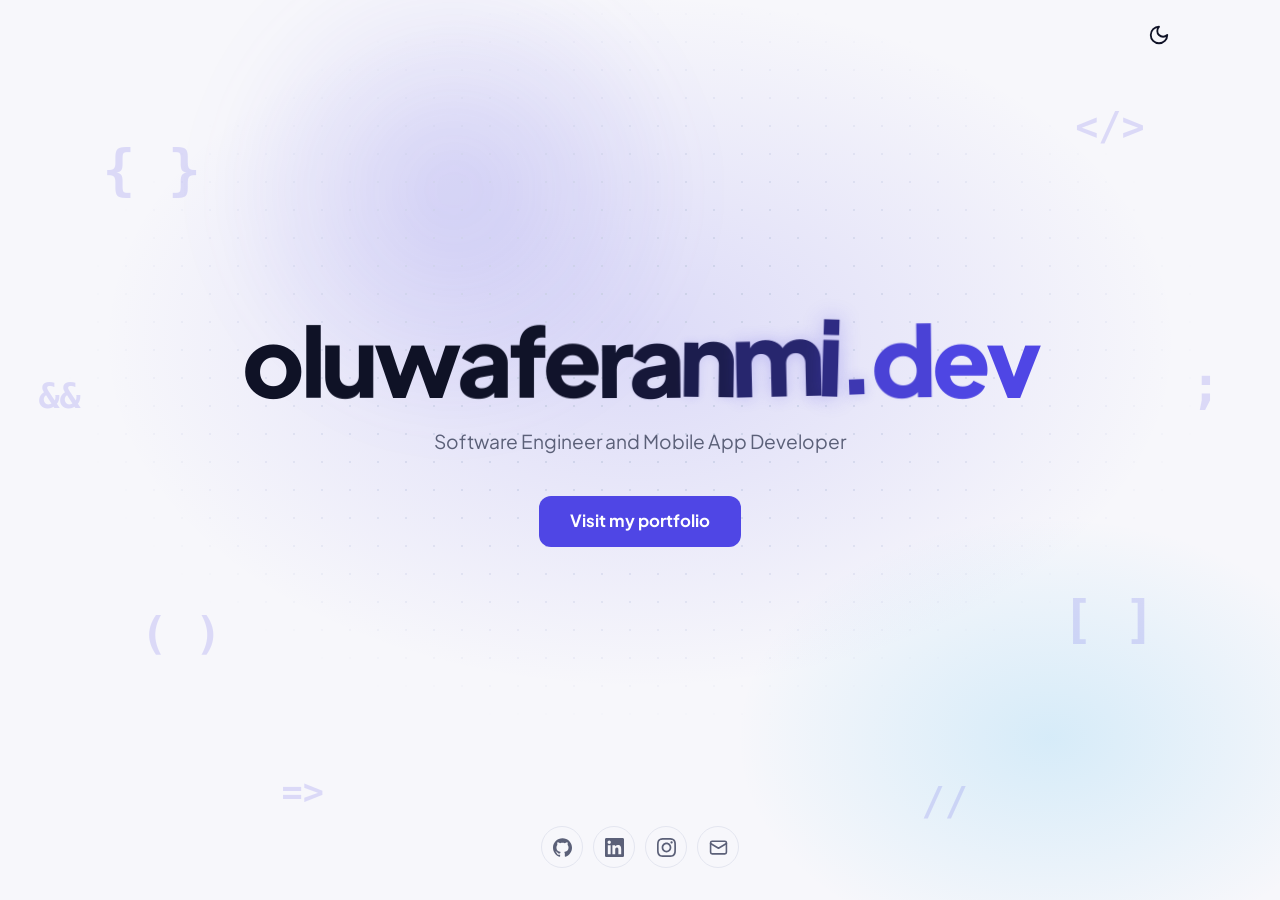
<file: portfolio/public/index.html>
<!DOCTYPE html>
<html lang="en">
<head>
  <meta charset="UTF-8" />
  <meta name="viewport" content="width=device-width, initial-scale=1.0" />
  <title>oluwaferanmi.dev | Software Engineer and Mobile App Developer</title>
  <meta name="description" content="Portfolio of Oluwaferanmi Osungbure, a Software Engineering student at Bowen University building useful mobile and web apps." />
  <meta property="og:title" content="oluwaferanmi.dev | Software Engineer and Mobile App Developer" />
  <meta property="og:description" content="Portfolio of Oluwaferanmi, a Software Engineering student building mobile and web apps." />
  <meta property="og:type" content="website" />
  <meta property="og:site_name" content="oluwaferanmi.dev" />
  <meta property="og:url" content="https://oluwaferanmi-dev-portfolio.web.app/" />
  <meta property="og:image" content="https://oluwaferanmi-dev-portfolio.web.app/images/share.jpg" />
  <meta property="og:image:type" content="image/jpeg" />
  <meta property="og:image:width" content="1200" />
  <meta property="og:image:height" content="630" />
  <meta property="og:image:alt" content="oluwaferanmi.dev, Software Engineer and Mobile App Developer" />
  <meta name="twitter:card" content="summary_large_image" />
  <link rel="icon" href="images/favicon.svg" type="image/svg+xml" />
  <link rel="icon" href="images/favicon-32.png" type="image/png" sizes="32x32" />
  <link rel="apple-touch-icon" href="images/apple-touch-icon.png" />
  <link rel="preconnect" href="https://fonts.googleapis.com" />
  <link rel="preconnect" href="https://fonts.gstatic.com" crossorigin />
  <link href="https://fonts.googleapis.com/css2?family=Plus+Jakarta+Sans:wght@400;500;600;700;800&display=swap" rel="stylesheet" />
  <link rel="stylesheet" href="css/style.css" />
  <link rel="stylesheet" href="css/landing.css" />
  <script>
    try {
      var t = localStorage.getItem("theme");
      if (t) document.documentElement.setAttribute("data-theme", t);
    } catch (e) {}
  </script>
</head>
<body class="landing-page">

  <div class="landing-bg" aria-hidden="true"></div>
  <div class="landing-spot" aria-hidden="true"></div>
  <div class="glyphs" aria-hidden="true"><span class="glyph g1" style="left:8%;top:16%;--s:3.4rem;--depth:16;--dur:7.0s;--delay:2.60s"><i>{ }</i></span><span class="glyph g2" style="left:84%;top:12%;--s:2.4rem;--depth:26;--dur:8.3s;--delay:2.78s"><i>&lt;/&gt;</i></span><span class="glyph g3" style="left:11%;top:68%;--s:2.8rem;--depth:12;--dur:9.6s;--delay:2.96s"><i>( )</i></span><span class="glyph g4" style="left:83%;top:66%;--s:3.2rem;--depth:22;--dur:10.9s;--delay:3.14s"><i>[ ]</i></span><span class="glyph g5" style="left:22%;top:86%;--s:2.2rem;--depth:18;--dur:12.2s;--delay:3.32s"><i>=&gt;</i></span><span class="glyph g6" style="left:72%;top:87%;--s:2.4rem;--depth:10;--dur:13.5s;--delay:3.50s"><i>//</i></span><span class="glyph g7" style="left:93%;top:40%;--s:3.2rem;--depth:24;--dur:14.8s;--delay:3.68s"><i>;</i></span><span class="glyph g8" style="left:3%;top:42%;--s:2.2rem;--depth:14;--dur:16.1s;--delay:3.86s"><i>&amp;&amp;</i></span></div>

  <div class="landing-top container">
    <button id="theme-toggle" class="icon-btn" type="button" aria-label="Switch to dark mode"><svg class="icon" aria-hidden="true"><use href="#icon-moon"/></svg></button>
  </div>

  <main class="landing container">
    <h1 class="wordmark" aria-label="oluwaferanmi.dev"><span class="word main" aria-hidden="true"><span class="ch" style="--d:0.25s;--tilt:6.0">o</span><span class="ch" style="--d:0.295s;--tilt:-6.4">l</span><span class="ch" style="--d:0.34s;--tilt:-5.6">u</span><span class="ch" style="--d:0.385s;--tilt:-3.5">w</span><span class="ch" style="--d:0.43s;--tilt:6.5">a</span><span class="ch" style="--d:0.475s;--tilt:5.2">f</span><span class="ch" style="--d:0.52s;--tilt:-3.1">e</span><span class="ch" style="--d:0.565s;--tilt:-4.6">r</span><span class="ch" style="--d:0.61s;--tilt:-6.7">a</span><span class="ch" style="--d:0.655s;--tilt:3.6">n</span><span class="ch" style="--d:0.7s;--tilt:-3.6">m</span><span class="ch" style="--d:0.745s;--tilt:3.5">i</span></span><span class="word dev" aria-hidden="true"><span class="ch" style="--d:1.35s;--rot:-6.9deg;--tilt:-6.9">.</span><span class="ch" style="--d:1.4s;--rot:-4.7deg;--tilt:-6.8">d</span><span class="ch" style="--d:1.45s;--rot:6.5deg;--tilt:-4.2">e</span><span class="ch" style="--d:1.5s;--rot:6.6deg;--tilt:-3.7">v</span></span></h1>
    <p class="landing-sub"><span class="sub-text">Software Engineer and Mobile App Developer</span></p>
    <a href="home.html" class="btn btn-primary">Visit my portfolio</a>
  </main>

  <footer class="landing-foot">
    <div class="social">
      <a href="https://github.com/Peter-dev-nig" target="_blank" rel="noopener" aria-label="GitHub" title="GitHub"><svg class="icon" aria-hidden="true"><use href="#icon-github"/></svg></a>
      <a href="https://linkedin.com/in/feranmi-osungbure-7528b6446" target="_blank" rel="noopener" aria-label="LinkedIn" title="LinkedIn"><svg class="icon" aria-hidden="true"><use href="#icon-linkedin"/></svg></a>
      <a href="https://instagram.com/oluwaferanmi_dev" target="_blank" rel="noopener" aria-label="Instagram" title="Instagram"><svg class="icon" aria-hidden="true"><use href="#icon-instagram"/></svg></a>
      <a href="mailto:oluwaferanmipeterdev@gmail.com" aria-label="Email" title="Email"><svg class="icon" aria-hidden="true"><use href="#icon-mail"/></svg></a>
    </div>
  </footer>

  <script src="js/main.js"></script>
  <script src="js/landing.js"></script>
</body>
</html>
</file>
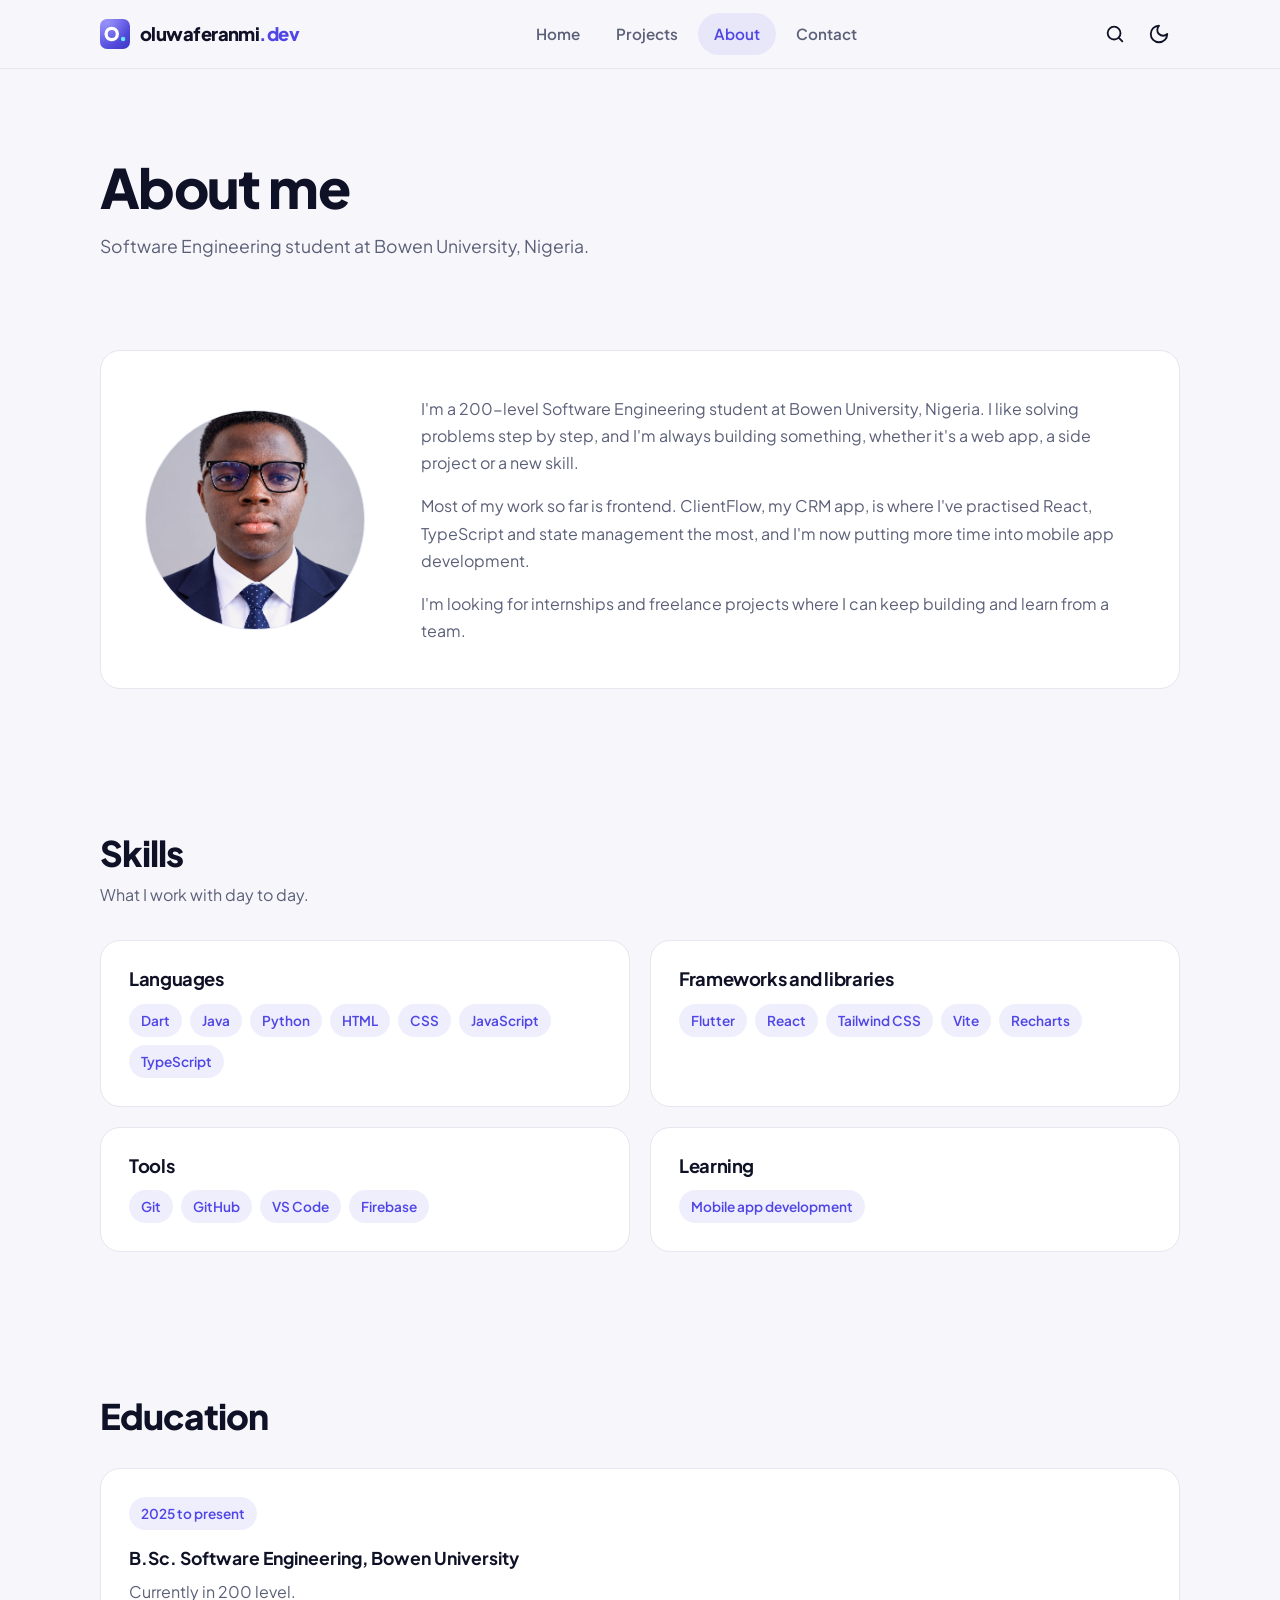
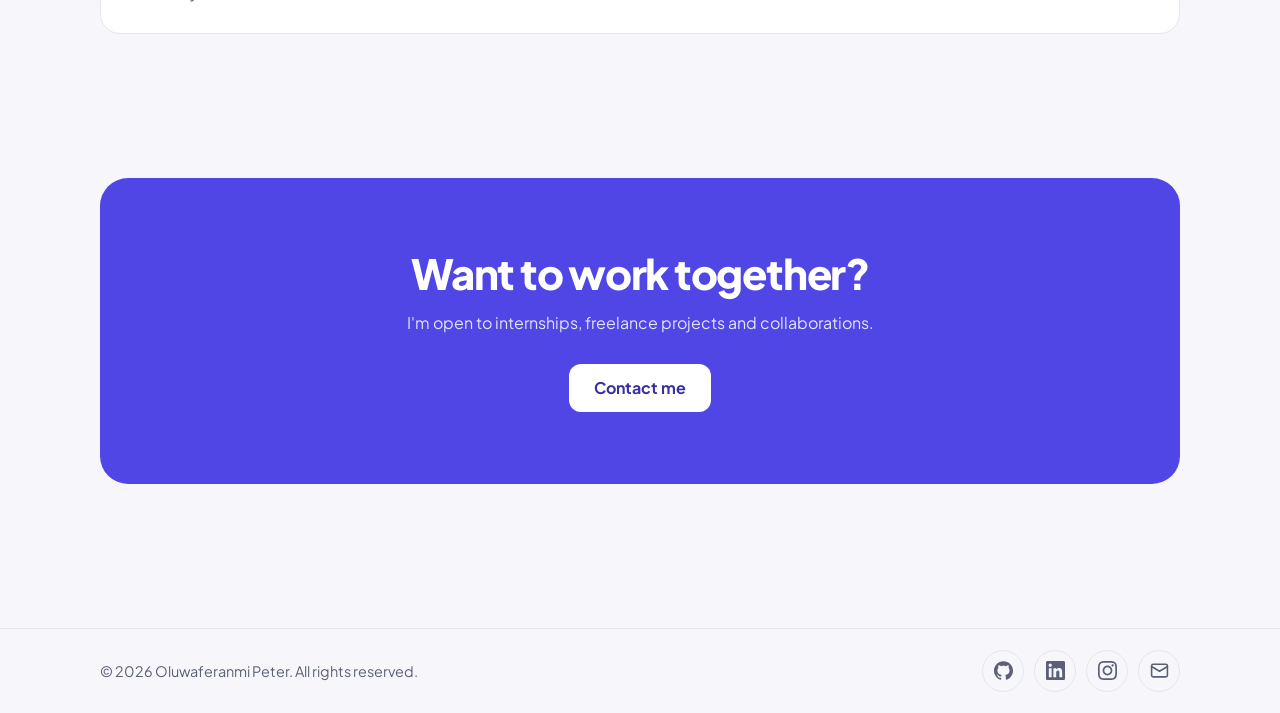
<file: portfolio/public/about.html>
<!DOCTYPE html>
<html lang="en">
<head>
  <meta charset="UTF-8" />
  <meta name="viewport" content="width=device-width, initial-scale=1.0" />
  <title>About | oluwaferanmi.dev</title>
  <meta name="description" content="About Oluwaferanmi Osungbure, a Software Engineering student at Bowen University: skills, education and what he is working on." />
  <meta property="og:title" content="About | oluwaferanmi.dev" />
  <meta property="og:description" content="Skills, education and what I'm working on." />
  <meta property="og:type" content="website" />
  <meta property="og:site_name" content="oluwaferanmi.dev" />
  <meta property="og:url" content="https://oluwaferanmi-dev-portfolio.web.app/about" />
  <meta property="og:image" content="https://oluwaferanmi-dev-portfolio.web.app/images/share.jpg" />
  <meta property="og:image:type" content="image/jpeg" />
  <meta property="og:image:width" content="1200" />
  <meta property="og:image:height" content="630" />
  <meta property="og:image:alt" content="oluwaferanmi.dev, Software Engineer and Mobile App Developer" />
  <meta name="twitter:card" content="summary_large_image" />
  <link rel="icon" href="images/favicon.svg" type="image/svg+xml" />
  <link rel="icon" href="images/favicon-32.png" type="image/png" sizes="32x32" />
  <link rel="apple-touch-icon" href="images/apple-touch-icon.png" />
  <link rel="preconnect" href="https://fonts.googleapis.com" />
  <link rel="preconnect" href="https://fonts.gstatic.com" crossorigin />
  <link href="https://fonts.googleapis.com/css2?family=Plus+Jakarta+Sans:wght@400;500;600;700;800&display=swap" rel="stylesheet" />
  <link rel="stylesheet" href="css/style.css" />
  <script>
    try {
      var t = localStorage.getItem("theme");
      if (t) document.documentElement.setAttribute("data-theme", t);
    } catch (e) {}
  </script>
</head>
<body>

  <header class="site-header">
    <nav class="nav container" aria-label="Main">
      <a href="home.html" class="logo"><svg class="logo-mark" viewBox="0 0 128 128" width="30" height="30" aria-hidden="true" focusable="false"><defs><linearGradient id="lg-bg" x1="0" y1="0" x2="1" y2="1"><stop offset="0" stop-color="#7C74FF"/><stop offset="1" stop-color="#3D35C6"/></linearGradient><radialGradient id="lg-hi" cx="0.25" cy="0.12" r="0.75"><stop offset="0" stop-color="#fff" stop-opacity="0.26"/><stop offset="1" stop-color="#fff" stop-opacity="0"/></radialGradient></defs><rect width="128" height="128" rx="30" fill="url(#lg-bg)"/><rect width="128" height="128" rx="30" fill="url(#lg-hi)"/><circle cx="50" cy="64" r="24" fill="none" stroke="#fff" stroke-width="14"/><circle class="mark-dot" cx="98.5" cy="85.5" r="9.5" fill="#67E8F9"/></svg>oluwaferanmi<span>.dev</span></a>
      <ul class="nav-links" id="nav-links">
        <li><a href="home.html">Home</a></li>
        <li><a href="projects.html">Projects</a></li>
        <li><a href="about.html" aria-current="page">About</a></li>
        <li><a href="contact.html">Contact</a></li>
      </ul>
      <div class="nav-actions">
        <button id="theme-toggle" class="icon-btn" type="button" aria-label="Switch to dark mode"><svg class="icon" aria-hidden="true"><use href="#icon-moon"/></svg></button>
        <button id="menu-toggle" class="icon-btn menu-btn" type="button" aria-expanded="false" aria-controls="nav-links" aria-label="Open menu"><svg class="icon" aria-hidden="true"><use href="#icon-menu"/></svg></button>
      </div>
    </nav>
  </header>

  <main>

    <section class="page-head container">
      <h1>About me</h1>
      <p>Software Engineering student at Bowen University, Nigeria.</p>
    </section>

    <section class="section container">
      <div class="card about-card">
        <div class="avatar">
          <img src="images/me.jpg" width="1254" height="1254" alt="Portrait of Oluwaferanmi, wearing glasses and a navy suit" />
        </div>
        <div>
          <p>
            I'm a 200-level Software Engineering student at Bowen University, Nigeria.
            I like solving problems step by step, and I'm always building something,
            whether it's a web app, a side project or a new skill.
          </p>
          <p>
            Most of my work so far is frontend. ClientFlow, my CRM app, is where I've practised
            React, TypeScript and state management the most, and I'm now putting more time into
            mobile app development.
          </p>
          <p>
            I'm looking for internships and freelance projects where I can keep building and
            learn from a team.
          </p>
          <!-- To show a résumé button: put resume.pdf in the public folder, then remove these comment marks.
          <a href="resume.pdf" class="btn btn-outline" download>Download résumé</a>
          -->
        </div>
      </div>
    </section>

    <section class="section container">
      <div class="section-head">
        <h2>Skills</h2>
        <p>What I work with day to day.</p>
      </div>
      <div class="grid-2">
        <div class="card skill-card">
          <h3>Languages</h3>
          <ul class="tags"><li>Dart</li><li>Java</li><li>Python</li><li>HTML</li><li>CSS</li><li>JavaScript</li><li>TypeScript</li></ul>
        </div>
        <div class="card skill-card">
          <h3>Frameworks and libraries</h3>
          <ul class="tags"><li>Flutter</li><li>React</li><li>Tailwind CSS</li><li>Vite</li><li>Recharts</li></ul>
        </div>
        <div class="card skill-card">
          <h3>Tools</h3>
          <ul class="tags"><li>Git</li><li>GitHub</li><li>VS Code</li><li>Firebase</li></ul>
        </div>
        <div class="card skill-card">
          <h3>Learning</h3>
          <ul class="tags"><li>Mobile app development</li></ul>
        </div>
      </div>
    </section>

    <section class="section container">
      <div class="section-head">
        <h2>Education</h2>
      </div>
      <div class="card">
        <span class="pill">2025 to present</span>
        <p class="edu-title">B.Sc. Software Engineering, Bowen University</p>
        <p class="edu-meta">Currently in 200 level.</p>
      </div>
    </section>

    <section class="section container">
      <div class="cta">
        <h2>Want to work together?</h2>
        <p>I'm open to internships, freelance projects and collaborations.</p>
        <a href="contact.html" class="btn btn-light">Contact me</a>
      </div>
    </section>

  </main>

  <footer class="footer">
    <div class="container footer-inner">
      <p>&copy; <span id="year"></span> Oluwaferanmi Peter. All rights reserved.</p>
      <div class="social">
        <a href="https://github.com/Peter-dev-nig" target="_blank" rel="noopener" aria-label="GitHub" title="GitHub"><svg class="icon" aria-hidden="true"><use href="#icon-github"/></svg></a>
        <a href="https://linkedin.com/in/feranmi-osungbure-7528b6446" target="_blank" rel="noopener" aria-label="LinkedIn" title="LinkedIn"><svg class="icon" aria-hidden="true"><use href="#icon-linkedin"/></svg></a>
        <a href="https://instagram.com/oluwaferanmi_dev" target="_blank" rel="noopener" aria-label="Instagram" title="Instagram"><svg class="icon" aria-hidden="true"><use href="#icon-instagram"/></svg></a>
        <a href="mailto:oluwaferanmipeterdev@gmail.com" aria-label="Email" title="Email"><svg class="icon" aria-hidden="true"><use href="#icon-mail"/></svg></a>
      </div>
    </div>
  </footer>

  <script src="js/main.js"></script>
</body>
</html>
</file>
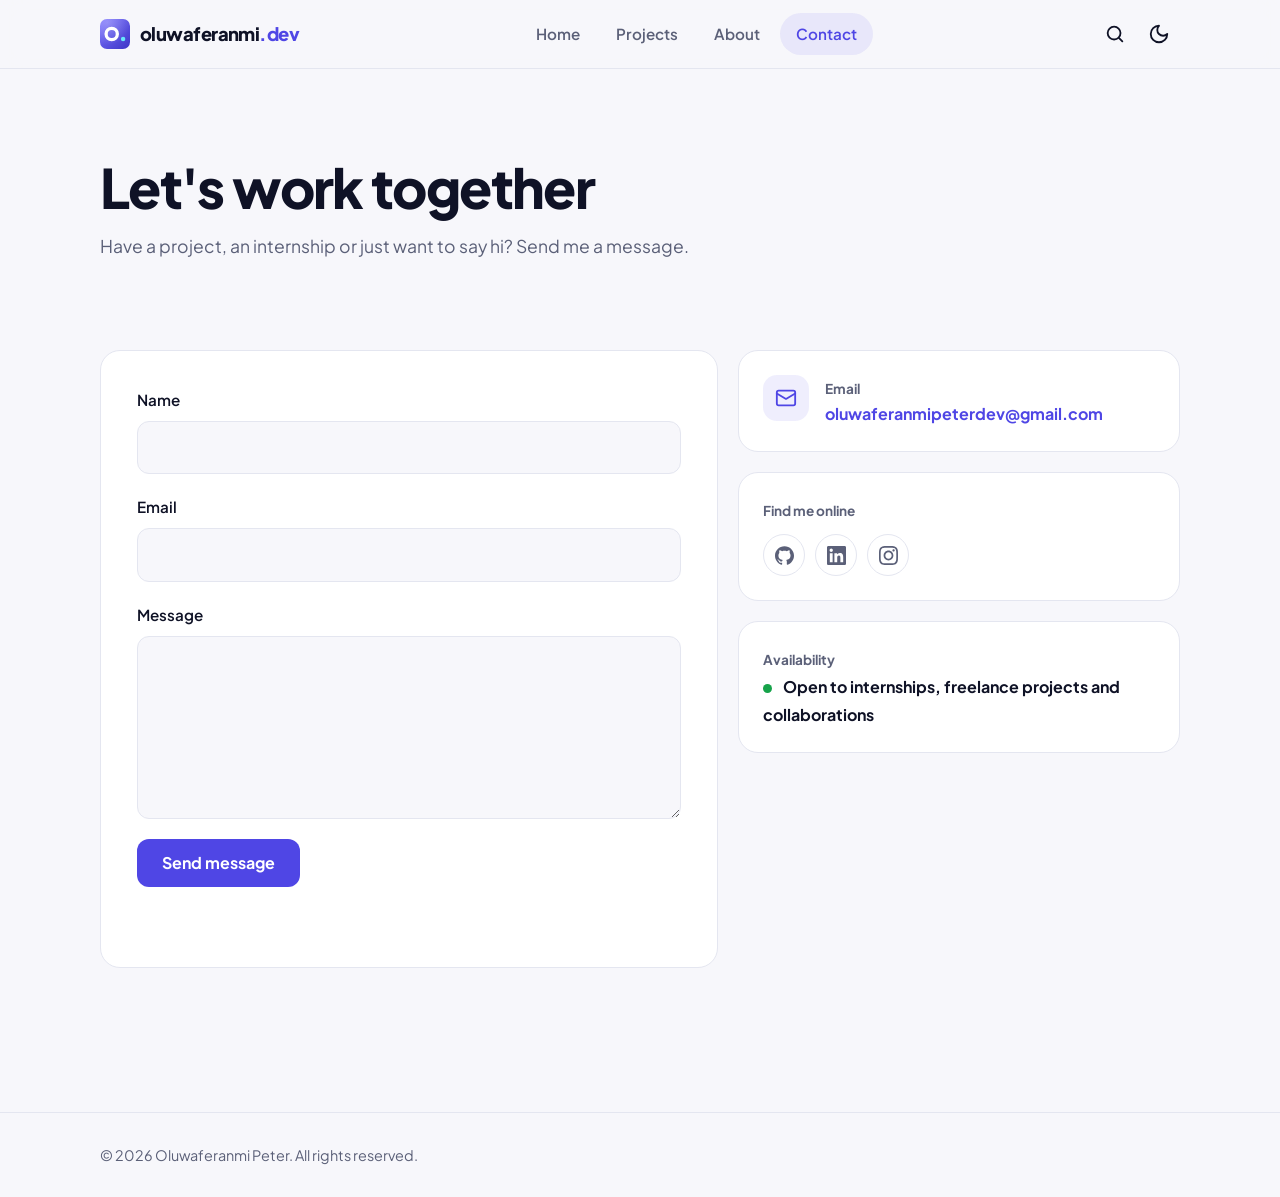
<file: portfolio/public/contact.html>
<!DOCTYPE html>
<html lang="en">
<head>
  <meta charset="UTF-8" />
  <meta name="viewport" content="width=device-width, initial-scale=1.0" />
  <title>Contact | oluwaferanmi.dev</title>
  <meta name="description" content="Contact Oluwaferanmi Osungbure about projects, internships and collaborations." />
  <meta property="og:title" content="Contact | oluwaferanmi.dev" />
  <meta property="og:description" content="Send a message about a project, internship or collaboration." />
  <meta property="og:type" content="website" />
  <meta property="og:site_name" content="oluwaferanmi.dev" />
  <meta property="og:url" content="https://oluwaferanmi-dev-portfolio.web.app/contact" />
  <meta property="og:image" content="https://oluwaferanmi-dev-portfolio.web.app/images/share.jpg" />
  <meta property="og:image:type" content="image/jpeg" />
  <meta property="og:image:width" content="1200" />
  <meta property="og:image:height" content="630" />
  <meta property="og:image:alt" content="oluwaferanmi.dev, Software Engineer and Mobile App Developer" />
  <meta name="twitter:card" content="summary_large_image" />
  <link rel="icon" href="images/favicon.svg" type="image/svg+xml" />
  <link rel="icon" href="images/favicon-32.png" type="image/png" sizes="32x32" />
  <link rel="apple-touch-icon" href="images/apple-touch-icon.png" />
  <link rel="preconnect" href="https://fonts.googleapis.com" />
  <link rel="preconnect" href="https://fonts.gstatic.com" crossorigin />
  <link href="https://fonts.googleapis.com/css2?family=Plus+Jakarta+Sans:wght@400;500;600;700;800&display=swap" rel="stylesheet" />
  <link rel="stylesheet" href="css/style.css" />
  <script>
    try {
      var t = localStorage.getItem("theme");
      if (t) document.documentElement.setAttribute("data-theme", t);
    } catch (e) {}
  </script>
</head>
<body>

  <header class="site-header">
    <nav class="nav container" aria-label="Main">
      <a href="home.html" class="logo"><svg class="logo-mark" viewBox="0 0 128 128" width="30" height="30" aria-hidden="true" focusable="false"><defs><linearGradient id="lg-bg" x1="0" y1="0" x2="1" y2="1"><stop offset="0" stop-color="#7C74FF"/><stop offset="1" stop-color="#3D35C6"/></linearGradient><radialGradient id="lg-hi" cx="0.25" cy="0.12" r="0.75"><stop offset="0" stop-color="#fff" stop-opacity="0.26"/><stop offset="1" stop-color="#fff" stop-opacity="0"/></radialGradient></defs><rect width="128" height="128" rx="30" fill="url(#lg-bg)"/><rect width="128" height="128" rx="30" fill="url(#lg-hi)"/><circle cx="50" cy="64" r="24" fill="none" stroke="#fff" stroke-width="14"/><circle class="mark-dot" cx="98.5" cy="85.5" r="9.5" fill="#67E8F9"/></svg>oluwaferanmi<span>.dev</span></a>
      <ul class="nav-links" id="nav-links">
        <li><a href="home.html">Home</a></li>
        <li><a href="projects.html">Projects</a></li>
        <li><a href="about.html">About</a></li>
        <li><a href="contact.html" aria-current="page">Contact</a></li>
      </ul>
      <div class="nav-actions">
        <button id="theme-toggle" class="icon-btn" type="button" aria-label="Switch to dark mode"><svg class="icon" aria-hidden="true"><use href="#icon-moon"/></svg></button>
        <button id="menu-toggle" class="icon-btn menu-btn" type="button" aria-expanded="false" aria-controls="nav-links" aria-label="Open menu"><svg class="icon" aria-hidden="true"><use href="#icon-menu"/></svg></button>
      </div>
    </nav>
  </header>

  <main>

    <section class="page-head container">
      <h1>Let's work together</h1>
      <p>Have a project, an internship or just want to say hi? Send me a message.</p>
    </section>

    <section class="section container">
      <div class="contact-grid">

        <div class="card form-card">
          <form id="contact-form" class="form" action="https://formspree.io/f/mljbjqqv" method="POST">
            <input type="hidden" name="_subject" value="New message from my portfolio" />
            <input type="text" name="_gotcha" style="display:none" tabindex="-1" autocomplete="off" />

            <label>Name
              <input type="text" name="name" autocomplete="name" required />
            </label>
            <label>Email
              <input type="email" name="email" autocomplete="email" required />
            </label>
            <label>Message
              <textarea name="message" rows="6" required></textarea>
            </label>
            <button type="submit" class="btn btn-primary">Send message</button>
            <p id="form-status" role="status" aria-live="polite"></p>
          </form>
        </div>

        <div class="side">
          <div class="card info-card">
            <div class="tile"><svg class="icon" aria-hidden="true"><use href="#icon-mail"/></svg></div>
            <div>
              <p class="info-label">Email</p>
              <a class="info-value text-link" href="mailto:oluwaferanmipeterdev@gmail.com">oluwaferanmipeterdev@gmail.com</a>
            </div>
          </div>

          <div class="card info-card">
            <div>
              <p class="info-label">Find me online</p>
              <div class="social">
                <a href="https://github.com/Peter-dev-nig" target="_blank" rel="noopener" aria-label="GitHub" title="GitHub"><svg class="icon" aria-hidden="true"><use href="#icon-github"/></svg></a>
                <a href="https://linkedin.com/in/feranmi-osungbure-7528b6446" target="_blank" rel="noopener" aria-label="LinkedIn" title="LinkedIn"><svg class="icon" aria-hidden="true"><use href="#icon-linkedin"/></svg></a>
                <a href="https://instagram.com/oluwaferanmi_dev" target="_blank" rel="noopener" aria-label="Instagram" title="Instagram"><svg class="icon" aria-hidden="true"><use href="#icon-instagram"/></svg></a>
              </div>
            </div>
          </div>

          <div class="card info-card">
            <div>
              <p class="info-label">Availability</p>
              <p class="info-value"><span class="dot" aria-hidden="true"></span> Open to internships, freelance projects and collaborations</p>
            </div>
          </div>
        </div>

      </div>
    </section>

  </main>

  <footer class="footer">
    <div class="container footer-inner">
      <p>&copy; <span id="year"></span> Oluwaferanmi Peter. All rights reserved.</p>
    </div>
  </footer>

  <script src="js/main.js"></script>
</body>
</html>
</file>
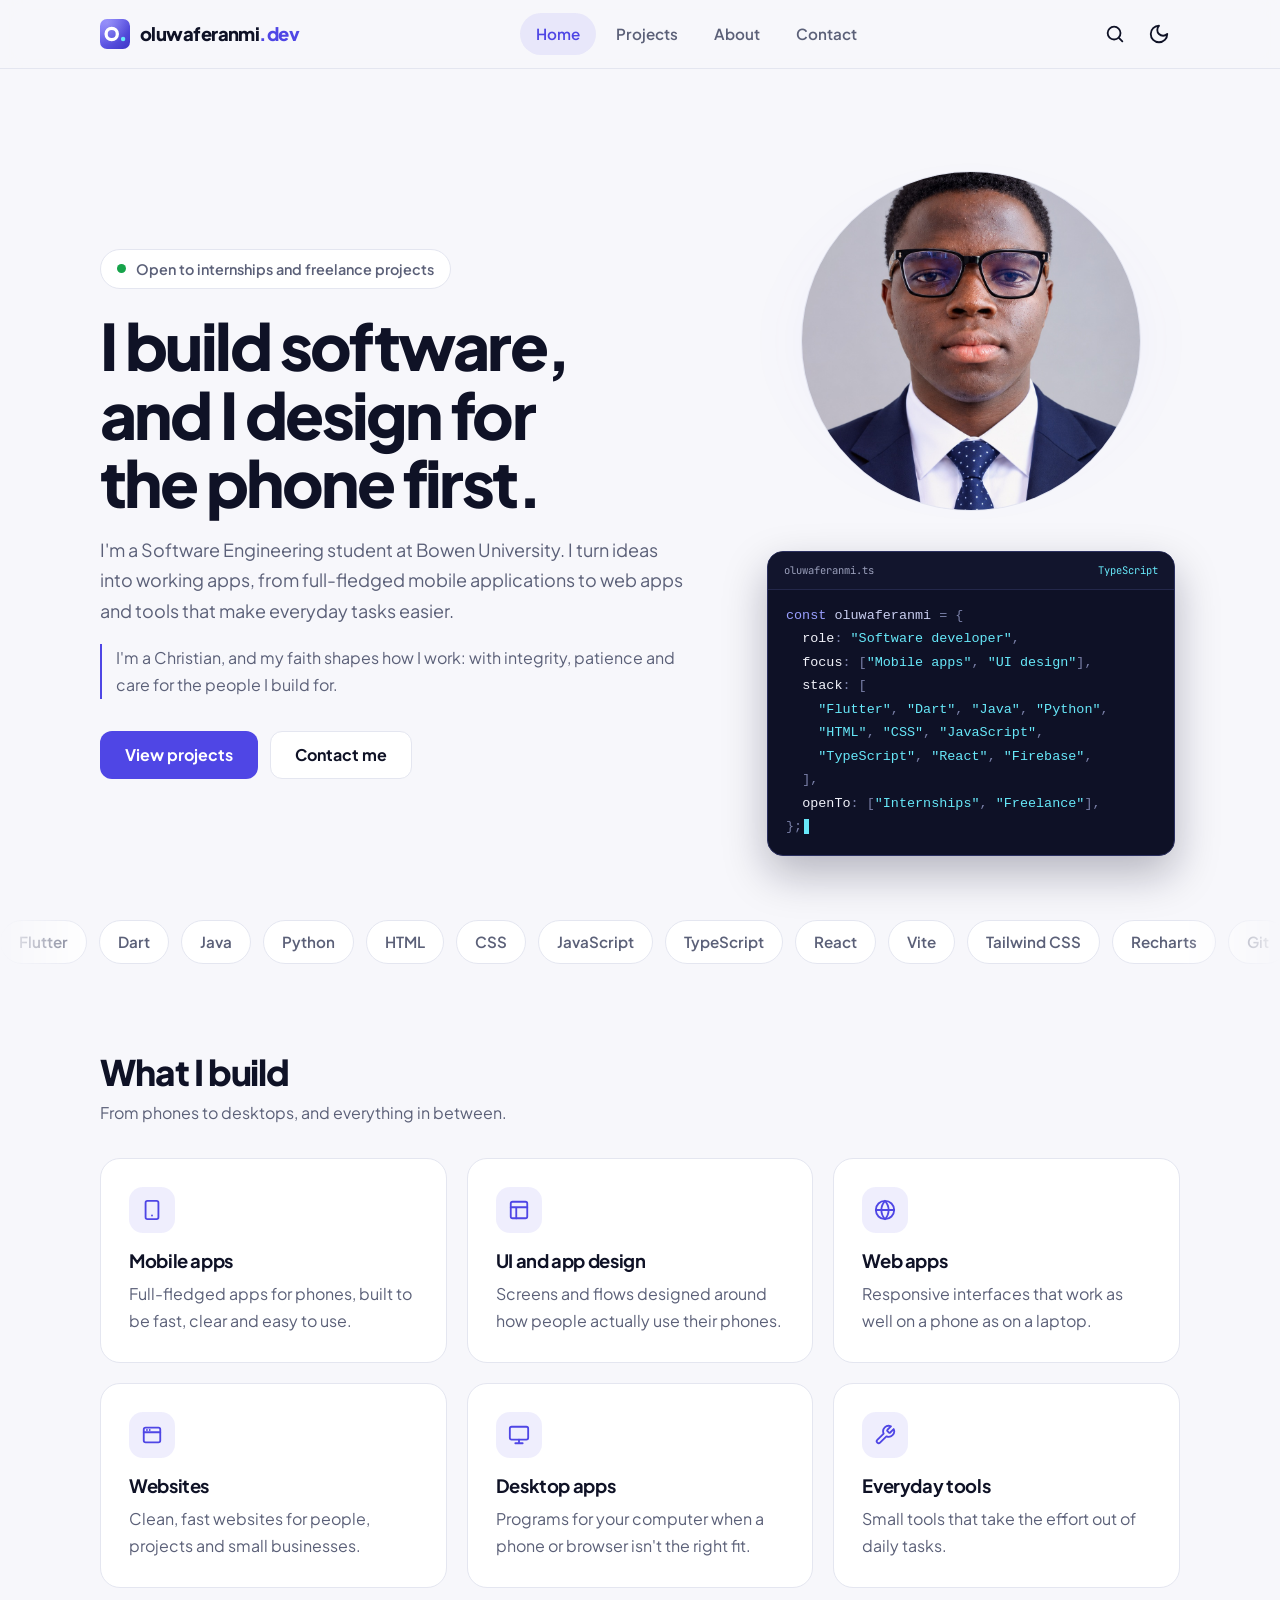
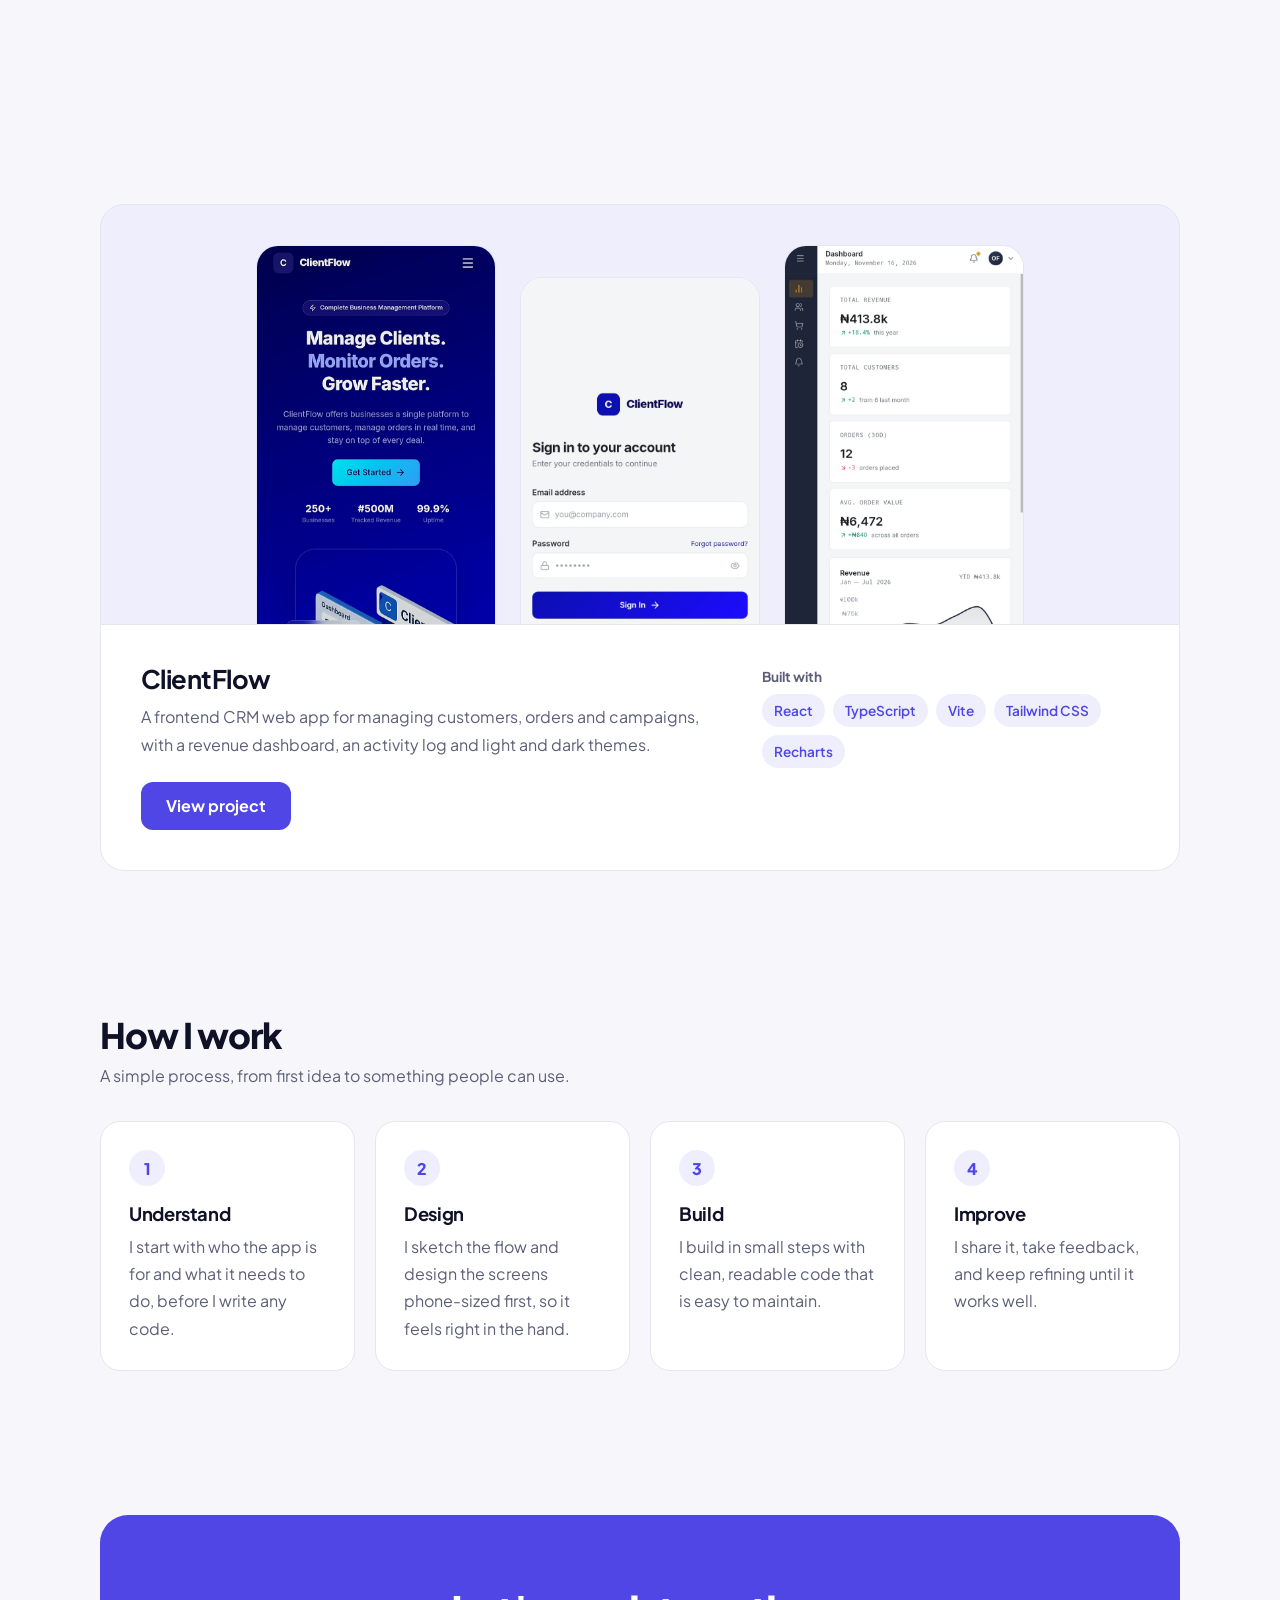
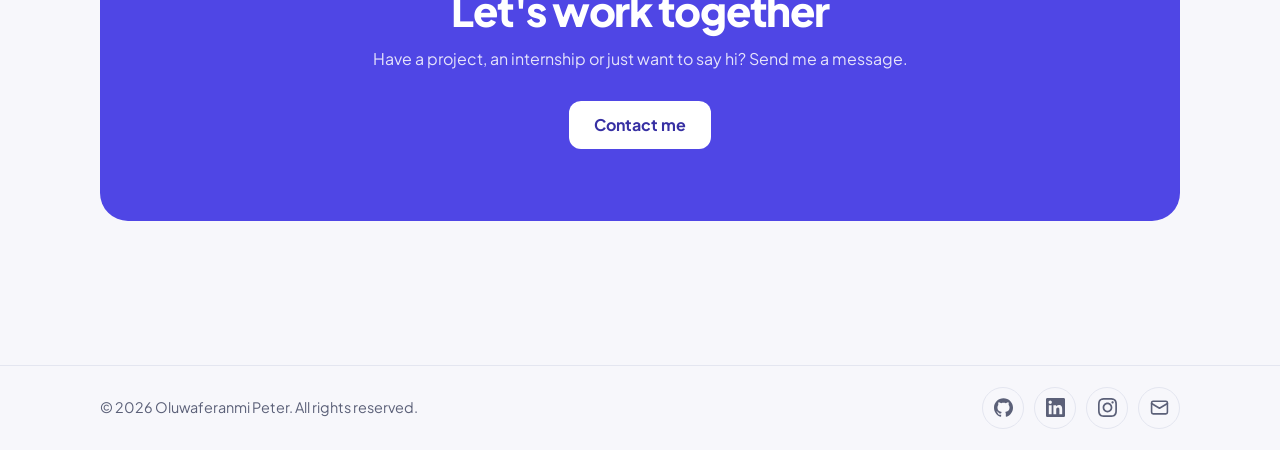
<file: portfolio/public/home.html>
<!DOCTYPE html>
<html lang="en">
<head>
  <meta charset="UTF-8" />
  <meta name="viewport" content="width=device-width, initial-scale=1.0" />
  <title>Home | oluwaferanmi.dev</title>
  <meta name="description" content="Oluwaferanmi Osungbure is a Software Engineering student at Bowen University who builds mobile and web apps." />
  <meta property="og:title" content="Home | oluwaferanmi.dev" />
  <meta property="og:description" content="Mobile and web apps by Oluwaferanmi." />
  <meta property="og:type" content="website" />
  <meta property="og:site_name" content="oluwaferanmi.dev" />
  <meta property="og:url" content="https://oluwaferanmi-dev-portfolio.web.app/home" />
  <meta property="og:image" content="https://oluwaferanmi-dev-portfolio.web.app/images/share.jpg" />
  <meta property="og:image:type" content="image/jpeg" />
  <meta property="og:image:width" content="1200" />
  <meta property="og:image:height" content="630" />
  <meta property="og:image:alt" content="oluwaferanmi.dev, Software Engineer and Mobile App Developer" />
  <meta name="twitter:card" content="summary_large_image" />
  <link rel="icon" href="images/favicon.svg" type="image/svg+xml" />
  <link rel="icon" href="images/favicon-32.png" type="image/png" sizes="32x32" />
  <link rel="apple-touch-icon" href="images/apple-touch-icon.png" />
  <link rel="preconnect" href="https://fonts.googleapis.com" />
  <link rel="preconnect" href="https://fonts.gstatic.com" crossorigin />
  <link href="https://fonts.googleapis.com/css2?family=Plus+Jakarta+Sans:wght@400;500;600;700;800&display=swap" rel="stylesheet" />
  <link href="https://fonts.googleapis.com/css2?family=JetBrains+Mono:wght@400;500&display=swap" rel="stylesheet" />
  <link rel="stylesheet" href="css/style.css" />
  <script>
    try {
      var t = localStorage.getItem("theme");
      if (t) document.documentElement.setAttribute("data-theme", t);
    } catch (e) {}
  </script>
</head>
<body>

  <header class="site-header">
    <nav class="nav container" aria-label="Main">
      <a href="home.html" class="logo"><svg class="logo-mark" viewBox="0 0 128 128" width="30" height="30" aria-hidden="true" focusable="false"><defs><linearGradient id="lg-bg" x1="0" y1="0" x2="1" y2="1"><stop offset="0" stop-color="#7C74FF"/><stop offset="1" stop-color="#3D35C6"/></linearGradient><radialGradient id="lg-hi" cx="0.25" cy="0.12" r="0.75"><stop offset="0" stop-color="#fff" stop-opacity="0.26"/><stop offset="1" stop-color="#fff" stop-opacity="0"/></radialGradient></defs><rect width="128" height="128" rx="30" fill="url(#lg-bg)"/><rect width="128" height="128" rx="30" fill="url(#lg-hi)"/><circle cx="50" cy="64" r="24" fill="none" stroke="#fff" stroke-width="14"/><circle class="mark-dot" cx="98.5" cy="85.5" r="9.5" fill="#67E8F9"/></svg>oluwaferanmi<span>.dev</span></a>
      <ul class="nav-links" id="nav-links">
        <li><a href="home.html" aria-current="page">Home</a></li>
        <li><a href="projects.html">Projects</a></li>
        <li><a href="about.html">About</a></li>
        <li><a href="contact.html">Contact</a></li>
      </ul>
      <div class="nav-actions">
        <button id="theme-toggle" class="icon-btn" type="button" aria-label="Switch to dark mode"><svg class="icon" aria-hidden="true"><use href="#icon-moon"/></svg></button>
        <button id="menu-toggle" class="icon-btn menu-btn" type="button" aria-expanded="false" aria-controls="nav-links" aria-label="Open menu"><svg class="icon" aria-hidden="true"><use href="#icon-menu"/></svg></button>
      </div>
    </nav>
  </header>

  <main>

    <section class="hero container">
      <div class="hero-text">
        <span class="badge"><span class="dot" aria-hidden="true"></span>Open to internships and freelance projects</span>
        <h1><span class="w"><span style="--i:0">I</span></span> <span class="w"><span style="--i:1">build</span></span> <span class="w"><span style="--i:2">software,</span></span> <span class="w"><span style="--i:3">and</span></span> <span class="w"><span style="--i:4">I</span></span> <span class="w"><span style="--i:5">design</span></span> <span class="w"><span style="--i:6">for</span></span> <span class="w"><span style="--i:7">the</span></span> <span class="w"><span style="--i:8">phone</span></span> <span class="w"><span style="--i:9">first.</span></span></h1>
        <p class="lead">
          I'm a Software Engineering student at Bowen University. I turn ideas into working
          apps, from full-fledged mobile applications to web apps and tools that make
          everyday tasks easier.
        </p>
        <p class="hero-note">
          I'm a Christian, and my faith shapes how I work: with integrity, patience and care
          for the people I build for.
        </p>
        <div class="hero-actions">
          <a href="projects.html" class="btn btn-primary">View projects</a>
          <a href="contact.html" class="btn btn-outline">Contact me</a>
        </div>
      </div>
      <div class="hero-visual">
        <div class="avatar">
          <img src="images/me.jpg" width="1254" height="1254" alt="Portrait of Oluwaferanmi, wearing glasses and a navy suit" />
        </div>
      </div>
    <figure class="code-card" aria-label="A short profile written as code">
      <figcaption class="code-title"><span>oluwaferanmi.ts</span><span class="code-lang">TypeScript</span></figcaption>
      <pre><code><span class="ln" style="--n:22;--d:0.9s"><span class="k">const</span> oluwaferanmi <span class="p">= {</span></span><span class="ln" style="--n:29;--d:1.35s">  <span class="key">role</span><span class="p">: </span><span class="s">"Software developer"</span><span class="p">,</span></span><span class="ln" style="--n:38;--d:1.8s">  <span class="key">focus</span><span class="p">: [</span><span class="s">"Mobile apps"</span><span class="p">, </span><span class="s">"UI design"</span><span class="p">],</span></span><span class="ln" style="--n:10;--d:2.25s">  <span class="key">stack</span><span class="p">: [</span></span><span class="ln" style="--n:40;--d:2.7s">    <span class="s">"Flutter"</span><span class="p">, </span><span class="s">"Dart"</span><span class="p">, </span><span class="s">"Java"</span><span class="p">, </span><span class="s">"Python"</span><span class="p">,</span></span><span class="ln" style="--n:32;--d:3.15s">    <span class="s">"HTML"</span><span class="p">, </span><span class="s">"CSS"</span><span class="p">, </span><span class="s">"JavaScript"</span><span class="p">,</span></span><span class="ln" style="--n:38;--d:3.6s">    <span class="s">"TypeScript"</span><span class="p">, </span><span class="s">"React"</span><span class="p">, </span><span class="s">"Firebase"</span><span class="p">,</span></span><span class="ln" style="--n:4;--d:4.05s">  <span class="p">],</span></span><span class="ln" style="--n:39;--d:4.5s">  <span class="key">openTo</span><span class="p">: [</span><span class="s">"Internships"</span><span class="p">, </span><span class="s">"Freelance"</span><span class="p">],</span></span><span class="ln" style="--n:3;--d:4.95s"><span class="p">};</span><span class="caret"></span></span></code></pre>
    </figure>
    </section>

    <section class="marquee" aria-label="Tools and technologies I work with">
      <div class="marquee-track"><ul><li>Flutter</li><li>Dart</li><li>Java</li><li>Python</li><li>HTML</li><li>CSS</li><li>JavaScript</li><li>TypeScript</li><li>React</li><li>Vite</li><li>Tailwind CSS</li><li>Recharts</li><li>Git</li><li>GitHub</li><li>Firebase</li><li>VS Code</li></ul><ul aria-hidden="true"><li>Flutter</li><li>Dart</li><li>Java</li><li>Python</li><li>HTML</li><li>CSS</li><li>JavaScript</li><li>TypeScript</li><li>React</li><li>Vite</li><li>Tailwind CSS</li><li>Recharts</li><li>Git</li><li>GitHub</li><li>Firebase</li><li>VS Code</li></ul></div>
    </section>

    <section class="section container">
      <div class="section-head">
        <h2>What I build</h2>
        <p>From phones to desktops, and everything in between.</p>
      </div>
      <div class="grid-3 grid-services">
        <div class="card">
          <div class="tile"><svg class="icon" aria-hidden="true"><use href="#icon-phone"/></svg></div>
          <h3>Mobile apps</h3>
          <p>Full-fledged apps for phones, built to be fast, clear and easy to use.</p>
        </div>
        <div class="card">
          <div class="tile"><svg class="icon" aria-hidden="true"><use href="#icon-layout"/></svg></div>
          <h3>UI and app design</h3>
          <p>Screens and flows designed around how people actually use their phones.</p>
        </div>
        <div class="card">
          <div class="tile"><svg class="icon" aria-hidden="true"><use href="#icon-globe"/></svg></div>
          <h3>Web apps</h3>
          <p>Responsive interfaces that work as well on a phone as on a laptop.</p>
        </div>
        <div class="card">
          <div class="tile"><svg class="icon" aria-hidden="true"><use href="#icon-window"/></svg></div>
          <h3>Websites</h3>
          <p>Clean, fast websites for people, projects and small businesses.</p>
        </div>
        <div class="card">
          <div class="tile"><svg class="icon" aria-hidden="true"><use href="#icon-desktop"/></svg></div>
          <h3>Desktop apps</h3>
          <p>Programs for your computer when a phone or browser isn't the right fit.</p>
        </div>
        <div class="card">
          <div class="tile"><svg class="icon" aria-hidden="true"><use href="#icon-tool"/></svg></div>
          <h3>Everyday tools</h3>
          <p>Small tools that take the effort out of daily tasks.</p>
        </div>
      </div>
    </section>

    <section class="section container">
      <div class="section-head row">
        <h2>Featured project</h2>
        <a class="text-link" href="projects.html">View all projects</a>
      </div>

      <article class="project">
        <div class="project-media">
          <img src="images/clientflow.png" width="720" height="1395" loading="lazy"
               alt="ClientFlow landing page with the headline Manage Clients, Monitor Orders, Grow Faster" />
          <img src="images/project-2.png" width="720" height="1237" loading="lazy"
               alt="ClientFlow sign-in screen with email and password fields" />
          <img src="images/project-3.png" width="720" height="1383" loading="lazy"
               alt="ClientFlow dashboard showing revenue, customers, orders and a revenue chart" />
        </div>
        <div class="project-body">
          <div>
            <h3>ClientFlow</h3>
            <p>
              A frontend CRM web app for managing customers, orders and campaigns, with a
              revenue dashboard, an activity log and light and dark themes.
            </p>
            <div class="project-actions">
              <a href="projects.html#clientflow" class="btn btn-primary">View project</a>
            </div>
          </div>
          <dl class="meta">
            <div>
              <dt>Built with</dt>
              <dd>
                <ul class="tags"><li>React</li><li>TypeScript</li><li>Vite</li><li>Tailwind CSS</li><li>Recharts</li></ul>
              </dd>
            </div>
          </dl>
        </div>
      </article>
    </section>

    <section class="section container">
      <div class="section-head">
        <h2>How I work</h2>
        <p>A simple process, from first idea to something people can use.</p>
      </div>
      <ol class="steps">
        <li class="card">
          <div class="step-num">1</div>
          <h3>Understand</h3>
          <p>I start with who the app is for and what it needs to do, before I write any code.</p>
        </li>
        <li class="card">
          <div class="step-num">2</div>
          <h3>Design</h3>
          <p>I sketch the flow and design the screens phone-sized first, so it feels right in the hand.</p>
        </li>
        <li class="card">
          <div class="step-num">3</div>
          <h3>Build</h3>
          <p>I build in small steps with clean, readable code that is easy to maintain.</p>
        </li>
        <li class="card">
          <div class="step-num">4</div>
          <h3>Improve</h3>
          <p>I share it, take feedback, and keep refining until it works well.</p>
        </li>
      </ol>
    </section>

    <section class="section container">
      <div class="cta">
        <h2>Let's work together</h2>
        <p>Have a project, an internship or just want to say hi? Send me a message.</p>
        <a href="contact.html" class="btn btn-light">Contact me</a>
      </div>
    </section>

  </main>

  <footer class="footer">
    <div class="container footer-inner">
      <p>&copy; <span id="year"></span> Oluwaferanmi Peter. All rights reserved.</p>
      <div class="social">
        <a href="https://github.com/Peter-dev-nig" target="_blank" rel="noopener" aria-label="GitHub" title="GitHub"><svg class="icon" aria-hidden="true"><use href="#icon-github"/></svg></a>
        <a href="https://linkedin.com/in/feranmi-osungbure-7528b6446" target="_blank" rel="noopener" aria-label="LinkedIn" title="LinkedIn"><svg class="icon" aria-hidden="true"><use href="#icon-linkedin"/></svg></a>
        <a href="https://instagram.com/oluwaferanmi_dev" target="_blank" rel="noopener" aria-label="Instagram" title="Instagram"><svg class="icon" aria-hidden="true"><use href="#icon-instagram"/></svg></a>
        <a href="mailto:oluwaferanmipeterdev@gmail.com" aria-label="Email" title="Email"><svg class="icon" aria-hidden="true"><use href="#icon-mail"/></svg></a>
      </div>
    </div>
  </footer>

  <script src="js/main.js"></script>
</body>
</html>
</file>
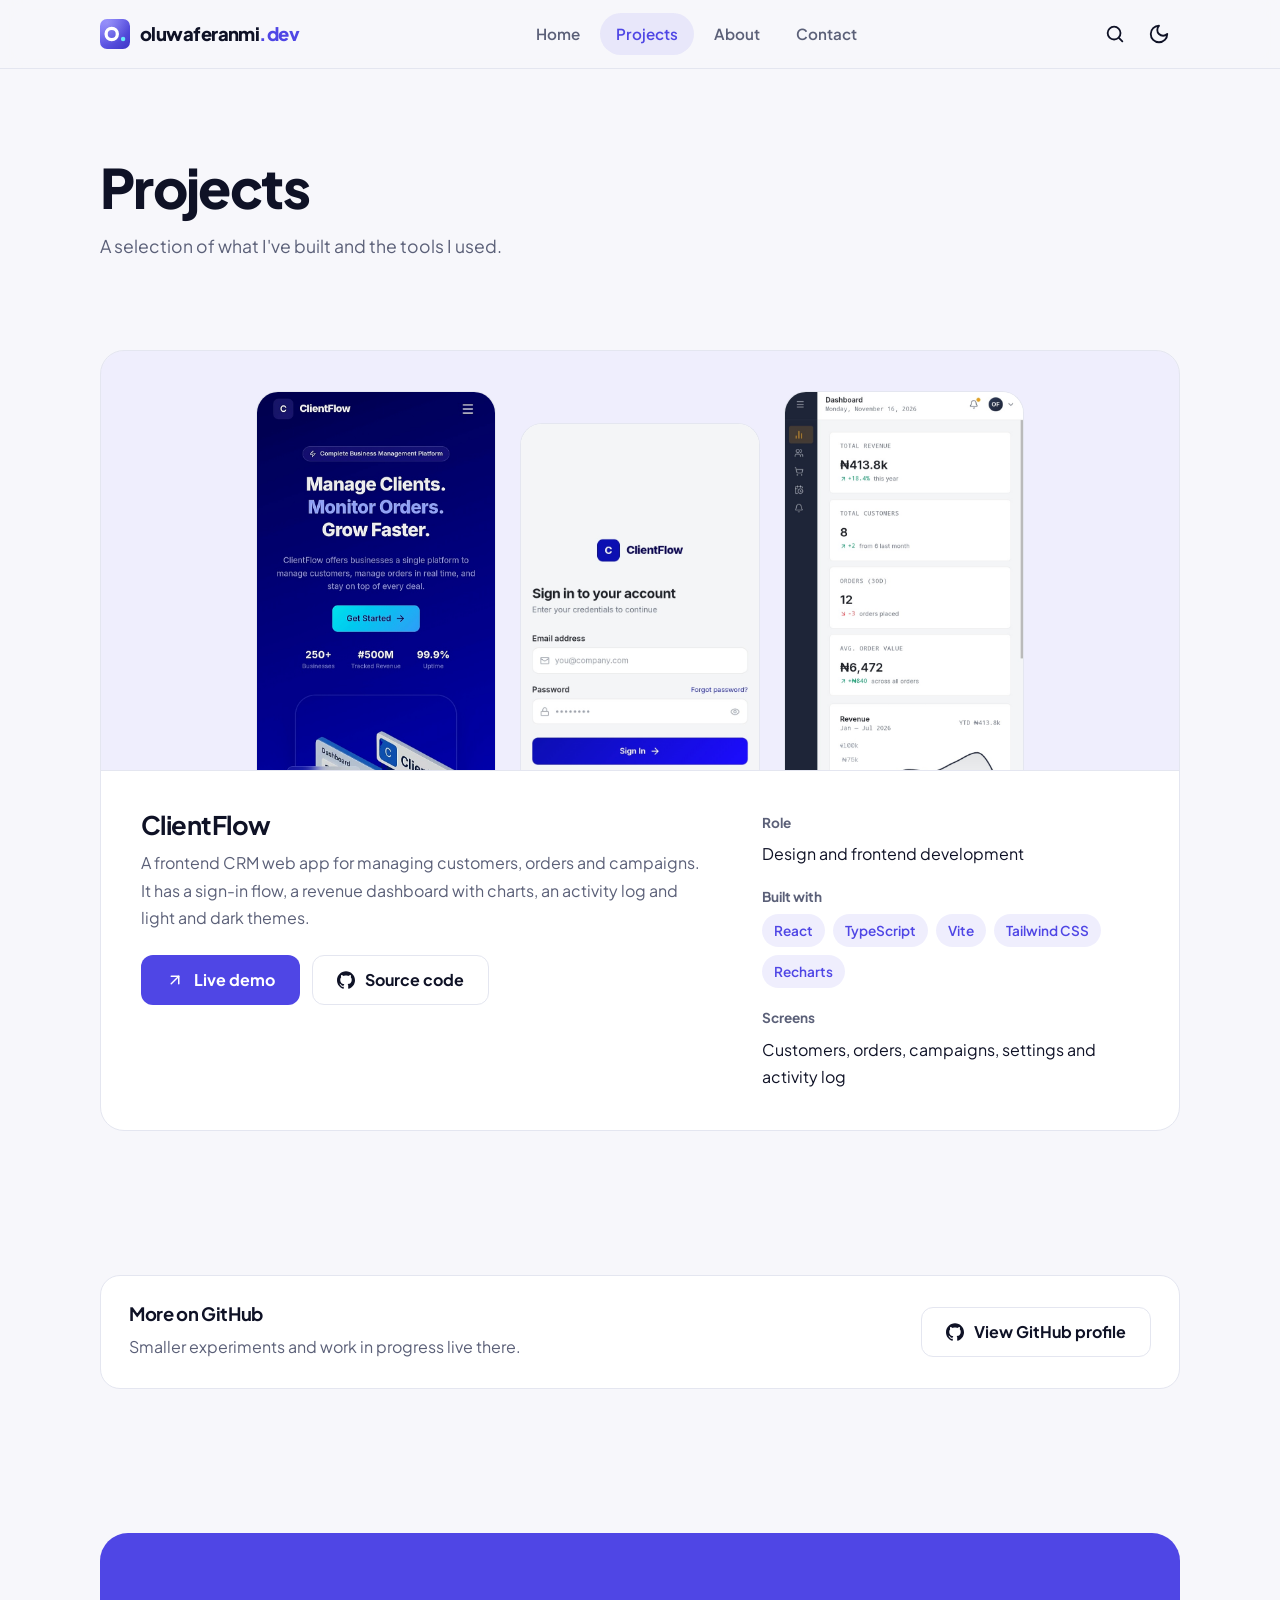
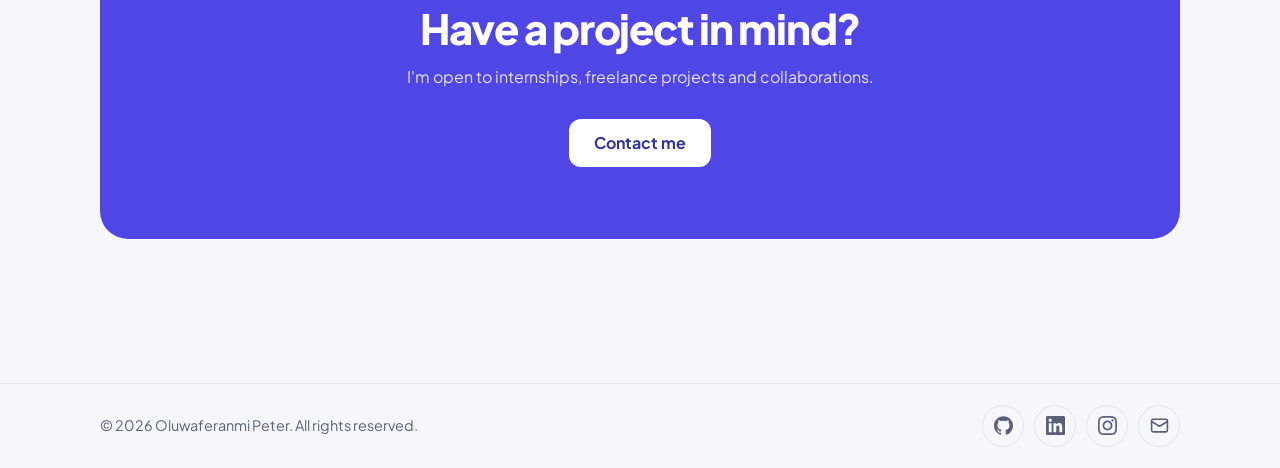
<file: portfolio/public/projects.html>
<!DOCTYPE html>
<html lang="en">
<head>
  <meta charset="UTF-8" />
  <meta name="viewport" content="width=device-width, initial-scale=1.0" />
  <title>Projects | oluwaferanmi.dev</title>
  <meta name="description" content="Projects by Oluwaferanmi Osungbure, including ClientFlow, a CRM web app built with React and TypeScript." />
  <meta property="og:title" content="Projects | oluwaferanmi.dev" />
  <meta property="og:description" content="What I've built and what I used." />
  <meta property="og:type" content="website" />
  <meta property="og:site_name" content="oluwaferanmi.dev" />
  <meta property="og:url" content="https://oluwaferanmi-dev-portfolio.web.app/projects" />
  <meta property="og:image" content="https://oluwaferanmi-dev-portfolio.web.app/images/share.jpg" />
  <meta property="og:image:type" content="image/jpeg" />
  <meta property="og:image:width" content="1200" />
  <meta property="og:image:height" content="630" />
  <meta property="og:image:alt" content="oluwaferanmi.dev, Software Engineer and Mobile App Developer" />
  <meta name="twitter:card" content="summary_large_image" />
  <link rel="icon" href="images/favicon.svg" type="image/svg+xml" />
  <link rel="icon" href="images/favicon-32.png" type="image/png" sizes="32x32" />
  <link rel="apple-touch-icon" href="images/apple-touch-icon.png" />
  <link rel="preconnect" href="https://fonts.googleapis.com" />
  <link rel="preconnect" href="https://fonts.gstatic.com" crossorigin />
  <link href="https://fonts.googleapis.com/css2?family=Plus+Jakarta+Sans:wght@400;500;600;700;800&display=swap" rel="stylesheet" />
  <link rel="stylesheet" href="css/style.css" />
  <script>
    try {
      var t = localStorage.getItem("theme");
      if (t) document.documentElement.setAttribute("data-theme", t);
    } catch (e) {}
  </script>
</head>
<body>

  <header class="site-header">
    <nav class="nav container" aria-label="Main">
      <a href="home.html" class="logo"><svg class="logo-mark" viewBox="0 0 128 128" width="30" height="30" aria-hidden="true" focusable="false"><defs><linearGradient id="lg-bg" x1="0" y1="0" x2="1" y2="1"><stop offset="0" stop-color="#7C74FF"/><stop offset="1" stop-color="#3D35C6"/></linearGradient><radialGradient id="lg-hi" cx="0.25" cy="0.12" r="0.75"><stop offset="0" stop-color="#fff" stop-opacity="0.26"/><stop offset="1" stop-color="#fff" stop-opacity="0"/></radialGradient></defs><rect width="128" height="128" rx="30" fill="url(#lg-bg)"/><rect width="128" height="128" rx="30" fill="url(#lg-hi)"/><circle cx="50" cy="64" r="24" fill="none" stroke="#fff" stroke-width="14"/><circle class="mark-dot" cx="98.5" cy="85.5" r="9.5" fill="#67E8F9"/></svg>oluwaferanmi<span>.dev</span></a>
      <ul class="nav-links" id="nav-links">
        <li><a href="home.html">Home</a></li>
        <li><a href="projects.html" aria-current="page">Projects</a></li>
        <li><a href="about.html">About</a></li>
        <li><a href="contact.html">Contact</a></li>
      </ul>
      <div class="nav-actions">
        <button id="theme-toggle" class="icon-btn" type="button" aria-label="Switch to dark mode"><svg class="icon" aria-hidden="true"><use href="#icon-moon"/></svg></button>
        <button id="menu-toggle" class="icon-btn menu-btn" type="button" aria-expanded="false" aria-controls="nav-links" aria-label="Open menu"><svg class="icon" aria-hidden="true"><use href="#icon-menu"/></svg></button>
      </div>
    </nav>
  </header>

  <main>

    <section class="page-head container">
      <h1>Projects</h1>
      <p>A selection of what I've built and the tools I used.</p>
    </section>

    <section class="section container">
      <article class="project" id="clientflow">
        <div class="project-media">
          <img src="images/clientflow.png" width="720" height="1395"
               alt="ClientFlow landing page with the headline Manage Clients, Monitor Orders, Grow Faster" />
          <img src="images/project-2.png" width="720" height="1237"
               alt="ClientFlow sign-in screen with email and password fields" />
          <img src="images/project-3.png" width="720" height="1383"
               alt="ClientFlow dashboard showing revenue, customers, orders and a revenue chart" />
        </div>
        <div class="project-body">
          <div>
            <h3>ClientFlow</h3>
            <p>
              A frontend CRM web app for managing customers, orders and campaigns. It has a
              sign-in flow, a revenue dashboard with charts, an activity log and light and dark themes.
            </p>
            <div class="project-actions">
              <!-- Replace each # with the real link when you have it -->
              <a href="#" class="btn btn-primary" target="_blank" rel="noopener"><svg class="icon" aria-hidden="true"><use href="#icon-external"/></svg>Live demo</a>
              <a href="#" class="btn btn-outline" target="_blank" rel="noopener"><svg class="icon" aria-hidden="true"><use href="#icon-github"/></svg>Source code</a>
            </div>
          </div>
          <dl class="meta">
            <div>
              <dt>Role</dt>
              <dd>Design and frontend development</dd>
            </div>
            <div>
              <dt>Built with</dt>
              <dd>
                <ul class="tags"><li>React</li><li>TypeScript</li><li>Vite</li><li>Tailwind CSS</li><li>Recharts</li></ul>
              </dd>
            </div>
            <div>
              <dt>Screens</dt>
              <dd>Customers, orders, campaigns, settings and activity log</dd>
            </div>
          </dl>
        </div>
      </article>
    </section>

    <section class="section container">
      <div class="card more-card">
        <div>
          <h3>More on GitHub</h3>
          <p>Smaller experiments and work in progress live there.</p>
        </div>
        <a href="https://github.com/Peter-dev-nig" class="btn btn-outline" target="_blank" rel="noopener"><svg class="icon" aria-hidden="true"><use href="#icon-github"/></svg>View GitHub profile</a>
      </div>
    </section>

    <section class="section container">
      <div class="cta">
        <h2>Have a project in mind?</h2>
        <p>I'm open to internships, freelance projects and collaborations.</p>
        <a href="contact.html" class="btn btn-light">Contact me</a>
      </div>
    </section>

  </main>

  <footer class="footer">
    <div class="container footer-inner">
      <p>&copy; <span id="year"></span> Oluwaferanmi Peter. All rights reserved.</p>
      <div class="social">
        <a href="https://github.com/Peter-dev-nig" target="_blank" rel="noopener" aria-label="GitHub" title="GitHub"><svg class="icon" aria-hidden="true"><use href="#icon-github"/></svg></a>
        <a href="https://linkedin.com/in/feranmi-osungbure-7528b6446" target="_blank" rel="noopener" aria-label="LinkedIn" title="LinkedIn"><svg class="icon" aria-hidden="true"><use href="#icon-linkedin"/></svg></a>
        <a href="https://instagram.com/oluwaferanmi_dev" target="_blank" rel="noopener" aria-label="Instagram" title="Instagram"><svg class="icon" aria-hidden="true"><use href="#icon-instagram"/></svg></a>
        <a href="mailto:oluwaferanmipeterdev@gmail.com" aria-label="Email" title="Email"><svg class="icon" aria-hidden="true"><use href="#icon-mail"/></svg></a>
      </div>
    </div>
  </footer>

  <script src="js/main.js"></script>
</body>
</html>
</file>
<file: portfolio/public/css/style.css>
/* ============================================================
   Portfolio styles
   One font family, one accent colour, one card style.
   ============================================================ */

/* ---------- Tokens ---------- */
:root {
  color-scheme: light;
  --bg: #F7F7FB;
  --surface: #FFFFFF;
  --text: #0F1226;
  --muted: #5B6078;
  --line: #E4E6F0;
  --brand: #4F46E5;
  --on-brand: #FFFFFF;
  --accent: #4F46E5;
  --accent-soft: rgba(79, 70, 229, 0.09);
  --live: #16A34A;
  --glow-a: rgba(79, 70, 229, 0.16);
  --glow-b: rgba(14, 165, 233, 0.14);
  --dot: #CDD2E8;
  --cyan: #06B6D4;
  --mono: "JetBrains Mono", ui-monospace, "SF Mono", Menlo, Consolas, monospace;
  --font: "Plus Jakarta Sans", system-ui, -apple-system, "Segoe UI", Roboto, sans-serif;
}

:root[data-theme="dark"] {
  color-scheme: dark;
  --bg: #0B0D1A;
  --surface: #12152A;
  --text: #F1F2FA;
  --muted: #9BA0BC;
  --line: #23274A;
  --accent: #9AA0FF;
  --accent-soft: rgba(129, 140, 248, 0.13);
  --live: #4ADE80;
  --glow-a: rgba(99, 102, 241, 0.30);
  --glow-b: rgba(34, 211, 238, 0.13);
  --dot: #262B52;
  --cyan: #67E8F9;
}

@media (prefers-color-scheme: dark) {
  :root:not([data-theme="light"]) {
    color-scheme: dark;
    --bg: #0B0D1A;
    --surface: #12152A;
    --text: #F1F2FA;
    --muted: #9BA0BC;
    --line: #23274A;
    --accent: #9AA0FF;
    --accent-soft: rgba(129, 140, 248, 0.13);
    --live: #4ADE80;
    --glow-a: rgba(99, 102, 241, 0.30);
    --glow-b: rgba(34, 211, 238, 0.13);
    --dot: #262B52;
  --cyan: #67E8F9;
  }
}

/* ---------- Base ---------- */
*, *::before, *::after { box-sizing: border-box; }
* { margin: 0; padding: 0; }
html { scroll-behavior: smooth; scroll-padding-top: 88px; -webkit-text-size-adjust: 100%; }
body {
  font-family: var(--font);
  font-size: 1rem;
  line-height: 1.7;
  background: var(--bg);
  color: var(--text);
  -webkit-font-smoothing: antialiased;
}
img { max-width: 100%; display: block; }
a { color: inherit; text-decoration: none; }
ul, ol { list-style: none; }
button { font: inherit; color: inherit; appearance: none; -webkit-appearance: none; }

h1, h2, h3 { line-height: 1.12; letter-spacing: -0.03em; font-weight: 800; text-wrap: balance; }
h2 { font-size: clamp(1.6rem, 3.4vw, 2.2rem); }
h3 { font-size: 1.15rem; font-weight: 700; letter-spacing: -0.02em; }

::selection { background: var(--brand); color: var(--on-brand); }
:focus-visible { outline: 3px solid var(--accent); outline-offset: 3px; border-radius: 6px; }

.container { width: min(1080px, 100% - 40px); margin-inline: auto; }
.muted { color: var(--muted); }

/* ---------- Icons ---------- */
.icon { width: 1.25em; height: 1.25em; fill: currentColor; flex: none; }

/* Round icon buttons with no background (theme switch, menu) */
.icon-btn {
  width: 42px; height: 42px; display: inline-grid; place-items: center;
  border: 0; background: none; color: var(--text); border-radius: 50%; cursor: pointer;
}
.icon-btn .icon { width: 22px; height: 22px; }
.icon-btn:hover { color: var(--accent); }
.menu-btn { display: none; }

/* Social icon row: icons only, no text */
.social { display: flex; gap: 10px; }
.social a {
  width: 42px; height: 42px; display: grid; place-items: center; border-radius: 50%;
  border: 1px solid var(--line); color: var(--muted);
  transition: color 0.2s, border-color 0.2s;
}
.social a:hover { color: var(--accent); border-color: var(--accent); }
.social .icon { width: 19px; height: 19px; }

/* ---------- Header ---------- */
.site-header {
  position: sticky; top: 0; z-index: 50;
  background: color-mix(in srgb, var(--bg) 82%, transparent);
  -webkit-backdrop-filter: blur(12px); backdrop-filter: blur(12px);
  border-bottom: 1px solid var(--line);
}
.nav { height: 68px; display: flex; align-items: center; justify-content: space-between; gap: 16px; }
.logo { display: inline-flex; align-items: center; color: var(--text); font-weight: 800; font-size: 1.15rem; letter-spacing: -0.03em; }
.logo .logo-mark { display: block; width: 30px; height: 30px; flex: none; margin-right: 10px; transition: transform 0.35s cubic-bezier(0.16, 1, 0.3, 1); }
.logo:hover .logo-mark { transform: rotate(-8deg) scale(1.08); }
.logo span { color: var(--accent); }
.nav-links { display: flex; gap: 4px; }
.nav-links a {
  display: block; padding: 8px 16px; border-radius: 999px;
  font-weight: 600; font-size: 0.95rem; color: var(--muted);
  transition: color 0.2s, background 0.2s;
}
.nav-links a:hover { color: var(--text); }
.nav-links a[aria-current="page"] { color: var(--accent); background: var(--accent-soft); }
.nav-actions { display: flex; align-items: center; gap: 2px; }

/* ---------- Buttons ---------- */
.btn {
  display: inline-flex; align-items: center; justify-content: center; gap: 10px;
  font-weight: 700; font-size: 1rem; line-height: 1;
  padding: 15px 24px; border-radius: 12px; border: 1px solid transparent; cursor: pointer;
  transition: transform 0.15s, box-shadow 0.2s, border-color 0.2s;
}
.btn:hover { transform: translateY(-1px); }
.btn .icon { width: 18px; height: 18px; }
.btn-primary { background: var(--brand); color: var(--on-brand); }
.btn-primary:hover { box-shadow: 0 10px 24px -10px rgba(79, 70, 229, 0.75); }
.btn-outline { background: var(--surface); border-color: var(--line); color: var(--text); }
.btn-outline:hover { border-color: var(--accent); }
.btn-light { background: #FFFFFF; color: #3730A3; }
.btn:disabled { opacity: 0.6; cursor: wait; transform: none; }

.text-link { font-weight: 700; color: var(--accent); }
.text-link:hover { text-decoration: underline; text-underline-offset: 0.2em; }

.tags { display: flex; flex-wrap: wrap; gap: 8px; }
.tags li {
  padding: 5px 12px; border-radius: 999px; font-size: 0.85rem; font-weight: 600;
  background: var(--accent-soft); color: var(--accent);
}

/* ---------- Page structure ---------- */
.page-head { padding-block: clamp(48px, 8vw, 88px) clamp(8px, 2vw, 16px); }
.page-head h1 { font-size: clamp(2.2rem, 5.5vw, 3.4rem); margin-bottom: 14px; }
.page-head p { color: var(--muted); font-size: 1.1rem; max-width: 56ch; }

.section { padding-block: clamp(36px, 6vw, 72px); }
.section-head { margin-bottom: 32px; }
.section-head p { color: var(--muted); margin-top: 8px; max-width: 56ch; }
.section-head.row { display: flex; align-items: flex-end; justify-content: space-between; gap: 8px 24px; flex-wrap: wrap; }

.card {
  background: var(--surface); border: 1px solid var(--line);
  border-radius: 20px; padding: 28px;
}
.card p { color: var(--muted); }
.grid-3 { display: grid; grid-template-columns: repeat(3, minmax(0, 1fr)); gap: 20px; }
.grid-2 { display: grid; grid-template-columns: repeat(2, minmax(0, 1fr)); gap: 20px; }
.tile {
  width: 46px; height: 46px; display: grid; place-items: center; border-radius: 14px;
  background: var(--accent-soft); color: var(--accent); margin-bottom: 18px;
}
.tile .icon { width: 22px; height: 22px; }
.card h3 { margin-bottom: 8px; }

/* ---------- Home hero ---------- */
.hero {
  display: grid; grid-template-columns: minmax(0, 1.4fr) minmax(0, 1fr);
  grid-template-areas: "text visual" "text code";
  gap: clamp(24px, 4vw, 40px) clamp(32px, 6vw, 80px); align-items: center;
  padding-block: clamp(48px, 8vw, 104px) clamp(32px, 5vw, 56px);
}
.badge {
  display: inline-flex; align-items: center; gap: 10px;
  padding: 7px 16px; border-radius: 999px; font-size: 0.9rem; font-weight: 600;
  border: 1px solid var(--line); background: var(--surface); color: var(--muted);
}
.dot { display: inline-block; width: 9px; height: 9px; border-radius: 50%; background: var(--live); flex: none; margin-right: 8px; }
.badge .dot { margin-right: 0; }
.hero h1 { font-size: clamp(2.4rem, 5.6vw, 4rem); line-height: 1.07; letter-spacing: -0.04em; margin: 22px 0 18px; }
.lead { font-size: 1.125rem; color: var(--muted); max-width: 52ch; }
.hero-note { margin-top: 18px; max-width: 52ch; color: var(--muted); padding-left: 14px; border-left: 2px solid var(--accent); }
.hero-actions { display: flex; flex-wrap: wrap; gap: 12px; margin-top: 32px; }

.hero-text { grid-area: text; }
.hero-visual { grid-area: visual; position: relative; display: grid; place-items: center; }
.hero-visual::before {
  content: ""; position: absolute; inset: 4%; border-radius: 50%; z-index: 0;
  background: radial-gradient(closest-side, var(--glow-a), transparent); filter: blur(24px);
}
.avatar {
  position: relative; z-index: 1; width: min(340px, 100%); aspect-ratio: 1 / 1;
  border-radius: 50%; overflow: hidden; background: var(--accent-soft);
  border: 1px solid var(--line);
}
.avatar img { width: 100%; height: 100%; object-fit: cover; transform: scale(1.28); transform-origin: 50% 30%; }

/* ---------- Project card ---------- */
.project { background: var(--surface); border: 1px solid var(--line); border-radius: 24px; overflow: hidden; }
.project-media {
  height: clamp(280px, 38vw, 420px); overflow: hidden;
  display: flex; justify-content: center; align-items: flex-start;
  gap: clamp(10px, 2vw, 24px); padding: clamp(20px, 3.5vw, 40px) clamp(12px, 3vw, 40px) 0;
  background: var(--accent-soft);
  border-bottom: 1px solid var(--line);
}
.project-media img {
  flex: 0 1 240px; min-width: 0; height: auto; aspect-ratio: 9 / 17;
  object-fit: cover; object-position: top;
  border-radius: 22px 22px 0 0; border: 1px solid var(--line); border-bottom: 0;
  background: var(--surface);
}
.project-media img:nth-child(2) { margin-top: clamp(14px, 3vw, 32px); }
.project-body {
  display: grid; grid-template-columns: minmax(0, 1.5fr) minmax(0, 1fr);
  gap: clamp(24px, 5vw, 56px); padding: clamp(24px, 4vw, 40px);
}
.project-body h3 { font-size: 1.6rem; margin-bottom: 10px; }
.project-body p { color: var(--muted); }
.project-actions { display: flex; flex-wrap: wrap; gap: 12px; margin-top: 24px; }
.meta { display: grid; gap: 18px; align-content: start; }
.meta dt { font-size: 0.85rem; font-weight: 700; color: var(--muted); margin-bottom: 6px; }
.meta dd { margin: 0; }

/* ---------- About ---------- */
.about-card {
  display: grid; grid-template-columns: 220px minmax(0, 1fr);
  gap: clamp(24px, 5vw, 56px); align-items: center; padding: clamp(24px, 4vw, 44px);
}
.about-card .avatar { width: 220px; }
.about-card p { color: var(--muted); margin-bottom: 1em; max-width: 62ch; }
.about-card p:last-child { margin-bottom: 0; }
.skill-card h3 { margin-bottom: 14px; }
.card p.edu-title { font-size: 1.1rem; font-weight: 700; color: var(--text); }
.edu-meta { color: var(--muted); margin-top: 4px; }
.pill {
  display: inline-block; margin-bottom: 14px; padding: 5px 12px; border-radius: 999px;
  font-size: 0.85rem; font-weight: 600; background: var(--accent-soft); color: var(--accent);
}

/* ---------- Contact ---------- */
.contact-grid { display: grid; grid-template-columns: minmax(0, 1.4fr) minmax(0, 1fr); gap: 20px; align-items: start; }
.form-card { padding: clamp(24px, 4vw, 36px); }
.form { display: grid; gap: 20px; }
.form label { display: grid; gap: 8px; font-weight: 600; font-size: 0.95rem; }
.form input, .form textarea {
  width: 100%; font: inherit; font-weight: 400; color: var(--text);
  padding: 13px 16px; border-radius: 12px; border: 1px solid var(--line); background: var(--bg);
}
.form textarea { resize: vertical; min-height: 140px; }
.form .btn { justify-self: start; }
#form-status { font-weight: 600; min-height: 1.5em; }
#form-status.success { color: #15803D; }
#form-status.error { color: #B91C1C; }
:root[data-theme="dark"] #form-status.success { color: #4ADE80; }
:root[data-theme="dark"] #form-status.error { color: #F87171; }

.side { display: grid; gap: 20px; }
.info-card { padding: 24px; display: flex; gap: 16px; align-items: flex-start; }
.info-card .tile { margin-bottom: 0; }
.info-label { font-size: 0.85rem; font-weight: 700; color: var(--muted); }
.info-value { font-weight: 700; overflow-wrap: anywhere; }
.card p.info-value { color: var(--text); }
.info-card .social { margin-top: 12px; }
.info-card p { margin-top: 2px; }

.more-card { display: flex; align-items: center; justify-content: space-between; flex-wrap: wrap; gap: 16px 24px; }


/* ---------- Code card (hero) ---------- */
.code-card {
  grid-area: code; position: relative; z-index: 2; margin: 0; justify-self: center;
  width: min(100%, 25.5rem); background: #0E1126; color: #C9CEF0;
  border: 1px solid #2A2F5E; border-radius: 16px; overflow: hidden;
  box-shadow: 0 18px 44px rgba(10, 12, 40, 0.28);
  font-family: var(--mono); font-size: clamp(0.68rem, 3vw, 0.84rem); line-height: 1.75;
}
.code-title {
  display: flex; justify-content: space-between; align-items: center; gap: 12px;
  padding: 9px 16px; border-bottom: 1px solid #23274A; background: #12152D;
  color: #9BA0BC; font-size: 0.78em;
}
.code-lang { color: #67E8F9; }
.code-card pre { padding: 14px 18px 16px; overflow-x: auto; }
.code-card code { display: block; font-family: inherit; }
.ln { display: block; width: calc(var(--n) * 1ch); white-space: pre; overflow: hidden; animation: type 0.5s steps(var(--n)) var(--d, 0s) backwards; }
@keyframes type { from { width: 0; } }
.ln .k { color: #9AA0FF; }
.ln .key { color: #F1F2FA; }
.ln .s { color: #67E8F9; }
.ln .p { color: #7A80A8; }
.caret { display: inline-block; width: 0.6ch; height: 1.15em; margin-left: 0.2ch; vertical-align: text-bottom; background: #67E8F9; animation: blink 1.1s steps(1) infinite; }
@keyframes blink { 50% { opacity: 0; } }

/* ---------- Tools strip ---------- */
.marquee {
  overflow: hidden; padding-block: 8px 16px;
  -webkit-mask-image: linear-gradient(90deg, transparent, #000 8%, #000 92%, transparent);
  mask-image: linear-gradient(90deg, transparent, #000 8%, #000 92%, transparent);
}
.marquee-track { display: flex; width: max-content; animation: marquee 45s linear infinite; }
.marquee:hover .marquee-track { animation-play-state: paused; }
.marquee ul { list-style: none; display: flex; gap: 12px; padding-right: 12px; }
.marquee li {
  padding: 8px 18px; border: 1px solid var(--line); background: var(--surface); border-radius: 999px;
  font-weight: 600; font-size: 0.95rem; color: var(--muted); white-space: nowrap;
}
@keyframes marquee { to { transform: translateX(-50%); } }

/* ---------- Card spotlight (follows the cursor) ---------- */
.card, .project { position: relative; }
.card::before, .project::before {
  content: ""; position: absolute; inset: 0; border-radius: inherit; pointer-events: none; z-index: 0;
  opacity: 0; transition: opacity 0.25s ease;
  background: radial-gradient(220px circle at var(--mx, 50%) var(--my, 50%), color-mix(in srgb, var(--accent) 13%, transparent), transparent 70%);
}
.card:hover::before, .project:hover::before { opacity: 1; }


/* ============================================================
   Motion: page changes, load-in, scroll reveals, hovers
   ============================================================ */

/* Smooth cross-page transitions (Chrome and Edge; others just navigate normally) */
@view-transition { navigation: auto; }
.site-header { view-transition-name: site-header; }

/* Scroll progress bar */
.progress {
  position: fixed; top: 0; left: 0; right: 0; height: 3px; z-index: 60; pointer-events: none;
  background: linear-gradient(90deg, var(--accent), var(--cyan));
  transform: scaleX(var(--p, 0)); transform-origin: 0 50%;
}

@keyframes fade-up { from { opacity: 0; transform: translateY(18px); } }
@keyframes word-up { from { transform: translateY(108%); } }

/* Home: headline words rise out of a hidden line, then the rest follows */
.hero h1 .w { display: inline-block; overflow: hidden; vertical-align: top; padding: 0 0.06em 0.14em 0; margin: 0 -0.06em -0.14em 0; }
.hero h1 .w > span { display: inline-block; animation: word-up 0.9s cubic-bezier(0.16, 1, 0.3, 1) calc(0.1s + var(--i) * 0.07s) backwards; }
.hero-text .badge { animation: fade-up 0.7s ease-out backwards; }
.hero-text .lead { animation: fade-up 0.8s ease-out 0.55s backwards; }
.hero-text .hero-note { animation: fade-up 0.8s ease-out 0.7s backwards; }
.hero-text .hero-actions { animation: fade-up 0.8s ease-out 0.85s backwards; }
.hero-visual { animation: fade-up 1s ease-out 0.2s backwards; }
.code-card { animation: fade-up 0.9s ease-out 0.5s backwards; }
.page-head h1 { animation: fade-up 0.7s ease-out backwards; }
.page-head p { animation: fade-up 0.7s ease-out 0.1s backwards; }

/* Scroll reveal (added by main.js only to things below the fold) */
main .reveal.reveal { opacity: 0; transform: translateY(18px); transition: opacity 0.7s ease, transform 0.8s cubic-bezier(0.16, 1, 0.3, 1); transition-delay: var(--rd, 0s); }
main .reveal.reveal.in { opacity: 1; transform: none; }

/* Hover: cards lift and their icon tile fills in */
.grid-services .card, .steps .card, .skill-card { transition: transform 0.25s ease, border-color 0.25s ease, box-shadow 0.25s ease; }
.grid-services .card:hover, .steps .card:hover, .skill-card:hover {
  transform: translateY(-4px);
  border-color: color-mix(in srgb, var(--accent) 45%, var(--line));
  box-shadow: 0 16px 32px -20px color-mix(in srgb, var(--accent) 70%, transparent);
}
.tile { transition: background 0.25s ease, color 0.25s ease, transform 0.3s cubic-bezier(0.16, 1, 0.3, 1); }
.card:hover .tile { background: var(--accent); color: var(--bg); transform: rotate(-6deg) scale(1.08); }
.step-num { transition: background 0.25s ease, color 0.25s ease, transform 0.3s ease; }
.card:hover .step-num { background: var(--accent); color: var(--bg); transform: scale(1.1); }
.tags li { transition: background 0.2s ease, color 0.2s ease, transform 0.2s ease; }
.tags li:hover { background: var(--accent); color: var(--bg); transform: translateY(-2px); }

/* Hover: the three phone screens lift one after another */
.project-media img { transition: transform 0.5s cubic-bezier(0.16, 1, 0.3, 1); }
.project:hover .project-media img:nth-child(1) { transform: translateY(-10px); }
.project:hover .project-media img:nth-child(2) { transform: translateY(-18px); transition-delay: 0.05s; }
.project:hover .project-media img:nth-child(3) { transform: translateY(-10px); transition-delay: 0.1s; }

/* Hover: primary buttons get a light sweep; social icons lift */
.btn-primary { position: relative; overflow: hidden; }
.btn-primary::after {
  content: ""; position: absolute; inset: 0; pointer-events: none;
  background: linear-gradient(105deg, transparent 35%, rgba(255, 255, 255, 0.35) 50%, transparent 65%);
  transform: translateX(-120%);
}
.btn-primary:hover::after { transform: translateX(120%); transition: transform 0.7s ease; }
.social a { transition: color 0.2s ease, border-color 0.2s ease, transform 0.2s ease; }
.social a:hover { transform: translateY(-3px); }

/* ---------- Command menu (Ctrl K) ---------- */
.cmd {
  position: fixed; inset: 0; z-index: 100; display: none; align-items: flex-start; justify-content: center;
  padding: 12vh 16px 16px; background: rgba(8, 10, 24, 0.55);
  -webkit-backdrop-filter: blur(6px); backdrop-filter: blur(6px);
}
.cmd.open { display: flex; }
.cmd-panel {
  width: min(560px, 100%); background: var(--surface); border: 1px solid var(--line); border-radius: 18px;
  box-shadow: 0 24px 70px rgba(5, 8, 30, 0.35); overflow: hidden; animation: cmd-in 0.16s ease-out;
}
@keyframes cmd-in { from { opacity: 0; transform: translateY(-8px) scale(0.98); } }
.cmd-input {
  width: 100%; border: 0; border-bottom: 1px solid var(--line); background: transparent; color: var(--text);
  font: inherit; font-size: 1.05rem; padding: 18px 20px; outline: none;
}
.cmd-input::placeholder { color: var(--muted); }
.cmd-list { list-style: none; max-height: min(62vh, 480px); overflow-y: auto; padding: 8px; }
.cmd-item { display: flex; align-items: center; gap: 12px; padding: 10px 12px; border-radius: 12px; cursor: pointer; font-weight: 600; }
.cmd-item .icon { width: 18px; height: 18px; flex: none; color: var(--muted); }
.cmd-item[aria-selected="true"] { background: var(--accent-soft); color: var(--accent); }
.cmd-item[aria-selected="true"] .icon { color: var(--accent); }
.cmd-item.sub { margin-left: 22px; font-weight: 500; }
.cmd-chev { display: grid; place-items: center; width: 28px; height: 28px; flex: none; border: 0; border-radius: 8px; background: transparent; color: var(--muted); cursor: pointer; }
.cmd-chev:hover { background: var(--accent-soft); color: var(--accent); }
.cmd-chev .icon { width: 16px; height: 16px; transition: transform 0.2s ease; }
.cmd-chev[aria-expanded="true"] .icon { transform: rotate(90deg); }
.cmd-hint { margin-left: auto; font-size: 0.8rem; font-weight: 500; color: var(--muted); }
.cmd-empty { padding: 18px 14px; color: var(--muted); }
.cmd-foot { display: flex; gap: 16px; flex-wrap: wrap; padding: 10px 16px; border-top: 1px solid var(--line); font-size: 0.8rem; color: var(--muted); }
kbd { font-family: var(--mono); font-size: 0.75rem; border: 1px solid var(--line); border-radius: 6px; padding: 1px 6px; background: var(--bg); color: var(--text); }

/* ---------- How I work ---------- */
.steps { list-style: none; display: grid; grid-template-columns: repeat(4, minmax(0, 1fr)); gap: 20px; }
.step-num {
  width: 36px; height: 36px; display: grid; place-items: center; border-radius: 50%;
  background: var(--accent-soft); color: var(--accent); font-weight: 800; margin-bottom: 18px;
}

/* ---------- Call to action ---------- */
.cta {
  background: var(--brand); color: #FFFFFF; text-align: center;
  border-radius: 28px; padding: clamp(36px, 7vw, 72px) clamp(20px, 5vw, 48px);
}
.cta h2 { font-size: clamp(1.8rem, 4vw, 2.6rem); }
.cta p { color: rgba(255, 255, 255, 0.85); margin: 12px auto 28px; max-width: 46ch; }

/* ---------- Footer ---------- */
.footer { border-top: 1px solid var(--line); margin-top: clamp(32px, 6vw, 72px); }
.footer-inner {
  display: flex; align-items: center; justify-content: space-between;
  flex-wrap: wrap; gap: 16px; min-height: 84px; padding-block: 20px;
}
.footer p { color: var(--muted); font-size: 0.9rem; }

/* ---------- Landing page ---------- */
.landing-page { min-height: 100vh; min-height: 100svh; display: flex; flex-direction: column; position: relative; overflow: hidden; }
.landing-bg {
  position: absolute; inset: 0; z-index: 0; pointer-events: none;
  background:
    radial-gradient(60% 55% at 50% 38%, var(--glow-a), transparent 70%),
    radial-gradient(35% 35% at 82% 82%, var(--glow-b), transparent 70%);
}
.landing-bg::after {
  content: ""; position: absolute; inset: 0;
  background-image: radial-gradient(var(--dot) 1px, transparent 1px);
  background-size: 28px 28px;
  -webkit-mask-image: radial-gradient(60% 55% at 50% 40%, #000 15%, transparent 75%);
  mask-image: radial-gradient(60% 55% at 50% 40%, #000 15%, transparent 75%);
}
.landing-top, .landing, .landing-foot { position: relative; z-index: 1; }
.landing-top { display: flex; justify-content: flex-end; padding-top: 14px; }
.landing {
  flex: 1; display: grid; place-content: center; justify-items: center;
  text-align: center; gap: 18px; padding-block: 40px;
}
.wordmark { font-size: clamp(2rem, 9.4vw, 6rem); font-weight: 800; letter-spacing: -0.05em; line-height: 1; }
.landing-sub { color: var(--muted); font-size: clamp(1rem, 2vw, 1.2rem); }
.landing .btn { margin-top: 20px; padding: 16px 30px; font-size: 1.05rem; }
.landing-foot { display: flex; justify-content: center; padding-block: 24px 32px; }


/* ---------- Responsive ---------- */
@media (max-width: 900px) {
  .hero { grid-template-columns: 1fr; grid-template-areas: "visual" "text" "code"; }
  .hero-visual { justify-items: start; }
  .code-card { margin: 0; width: 100%; }
  .hero-visual::before { display: none; }
  .hero-visual .avatar { width: 132px; }
  .grid-3, .grid-2, .contact-grid, .project-body { grid-template-columns: 1fr; }
  .grid-3.grid-services, .steps { grid-template-columns: repeat(2, minmax(0, 1fr)); }
  .about-card { grid-template-columns: 1fr; }
  .about-card .avatar { width: 132px; }
}

@media (max-width: 760px) {
  .menu-btn { display: inline-grid; }
  .logo { font-size: 1.05rem; }
  .nav-links {
    display: none; position: absolute; top: 100%; left: 0; right: 0;
    flex-direction: column; gap: 4px; padding: 12px 20px 20px;
    background: var(--bg); border-bottom: 1px solid var(--line);
  }
  .nav-links.open { display: flex; }
  .nav-links a { padding: 12px 16px; border-radius: 12px; }
  .footer-inner { justify-content: center; text-align: center; }
}

@media (max-width: 600px) {
  .grid-3.grid-services, .steps { grid-template-columns: 1fr; }
}

@media (max-width: 480px) {
  .info-card:has(.tile) { flex-direction: column; gap: 12px; }
}

@media (prefers-reduced-motion: reduce) {
  html { scroll-behavior: auto; }
  .btn { transition: none; }
}

@media (prefers-reduced-motion: reduce) {
  .hero h1 .w > span, .hero-text > *, .hero-text .badge, .hero-visual, .code-card, .page-head h1, .page-head p { animation: none; }
  main .reveal.reveal { opacity: 1; transform: none; transition: none; }
  .progress { display: none; }
  .ln { animation: none; }
  .caret { animation: none; }
  .marquee-track { animation: none; width: auto; flex-wrap: wrap; }
  .marquee ul[aria-hidden="true"] { display: none; }
  .marquee ul { flex-wrap: wrap; justify-content: center; padding: 0 20px; }
  .marquee { -webkit-mask-image: none; mask-image: none; }
  .cmd-panel { animation: none; }
}
</file>
<file: portfolio/public/css/landing.css>
/* ============================================================
   Landing page animation and effects (loaded on index.html only)
   Timeline: "oluwaferanmi" rises out of a hidden line (0.25s to
   1.9s), ".dev" slams down as one block (1.35s to 2.5s) with a
   ripple, the subtitle types in, then the button and socials
   appear. After that the name reacts to the
   cursor.
   ============================================================ */

.landing-page { --ease-out: cubic-bezier(0.2, 0.7, 0.2, 1); }

/* ---------- The wordmark ---------- */
.wordmark { display: inline-block; cursor: default; user-select: none; -webkit-user-select: none; animation: thud 0.5s ease-out 2.05s both; }
.word { display: inline-block; white-space: nowrap; }
.word.dev { position: relative; color: var(--accent); }

.ch {
  display: inline-block;
  will-change: transform;
  /* Resting state. --p (0 to 1) is set by landing.js as the cursor gets near. */
  transform: translateY(calc(var(--p, 0) * -0.1em)) rotate(calc(var(--p, 0) * var(--tilt, 0) * 1deg)) scale(calc(1 + var(--p, 0) * 0.16));
  color: var(--text);
  color: color-mix(in srgb, var(--accent) calc(var(--p, 0) * 100%), var(--text));
  text-shadow: 0 0 calc(var(--p, 0) * 0.4em) color-mix(in srgb, var(--accent) calc(var(--p, 0) * 70%), transparent);
}
.dev .ch {
  color: var(--accent);
  color: color-mix(in srgb, var(--text) calc(var(--p, 0) * 85%), var(--accent));
}

/* "oluwaferanmi": each letter rises out of an invisible line, sharpening as it
   comes up. The line (a clip) opens fully once the intro is over so the hover
   effects are never cut off. */
.word.main {
  clip-path: inset(-0.5em -0.6em 0 -0.6em);
  animation: unmask 0.01s linear 1.95s forwards;
}
@keyframes unmask { to { clip-path: inset(-0.6em -0.6em -0.6em -0.6em); } }
.main .ch { animation: rise 1.15s cubic-bezier(0.16, 1, 0.3, 1) var(--d, 0s) backwards; }
@keyframes rise {
  0%   { transform: translateY(105%); opacity: 0; filter: blur(10px); }
  55%  { opacity: 1; }
  100% { transform: translateY(0); opacity: 1; filter: blur(0); }
}

/* ".dev": drops in as one block, lands once with a small squash, then settles */
.dev .ch { transform-origin: 50% 100%; animation: slam 1s var(--d, 0s) backwards; }
@keyframes slam {
  0%   { transform: translateY(-75vh) rotate(var(--rot, 0deg)); opacity: 0; animation-timing-function: cubic-bezier(0.6, 0, 0.9, 0.55); }
  5%   { opacity: 1; }
  55%  { transform: translateY(0) rotate(0deg); animation-timing-function: ease-out; }
  62%  { transform: translateY(0.02em) scale(1.08, 0.86); animation-timing-function: ease-out; }
  76%  { transform: translateY(-0.07em) scale(0.98, 1.03); animation-timing-function: ease-in; }
  89%  { transform: translateY(0) scale(1, 1); }
  100% { transform: translateY(0) scale(1, 1); opacity: 1; }
}

/* The whole name takes a small hit when ".dev" lands */
@keyframes thud {
  0%, 100% { transform: none; }
  30% { transform: translateY(0.03em) scale(1.012, 0.985); }
  65% { transform: translateY(-0.008em); }
}

/* Shock ring under ".dev" */
.word.dev::after {
  content: ""; position: absolute; left: 50%; bottom: -0.04em;
  width: 120%; height: 0.3em; border-radius: 50%;
  border: 2px solid var(--accent);
  transform: translateX(-50%) scale(0.2, 0.2); opacity: 0; pointer-events: none;
  animation: ring 1.1s ease-out 2.05s both;
}
@keyframes ring {
  0%   { transform: translateX(-50%) scale(0.2, 0.2); opacity: 0; }
  4%   { transform: translateX(-50%) scale(0.25, 0.25); opacity: 0.9; }
  100% { transform: translateX(-50%) scale(1.7, 1.3); opacity: 0; }
}

/* ---------- Subtitle: wipe in with a caret ---------- */
.landing-sub { position: relative; }
.sub-text {
  position: relative; display: inline-block; white-space: nowrap;
  font-size: clamp(0.8rem, 3.6vw, 1.2rem);
  animation: wipe 1.3s steps(42, end) 2.6s both;
  animation-fill-mode: backwards;
}
.sub-text::after {
  content: ""; position: absolute; top: 12%; bottom: 12%; left: 0; width: 2px;
  background: var(--accent); opacity: 0; border-radius: 1px;
  animation: caret-move 1.3s steps(42, end) 2.6s both, caret-blink 0.7s steps(1) 3.9s 4;
}
@keyframes wipe {
  from { clip-path: inset(-0.3em 100% -0.3em 0); }
  to   { clip-path: inset(-0.3em 0 -0.3em 0); }
}
@keyframes caret-move {
  0%   { left: 0; opacity: 1; }
  99%  { left: 100%; opacity: 1; }
  100% { left: 100%; opacity: 0; }
}
@keyframes caret-blink { 0%, 100% { opacity: 1; left: 100%; } 50% { opacity: 0; left: 100%; } }

/* ---------- Button and footer arrive last ---------- */
@keyframes arrive { from { opacity: 0; transform: translateY(14px); } to { opacity: 1; transform: none; } }
.landing .btn {
  position: relative; overflow: hidden;
  animation: arrive 0.8s var(--ease-out) 3.3s backwards;
}
.landing .btn::after {  /* light sweep on hover */
  content: ""; position: absolute; inset: 0;
  background: linear-gradient(105deg, transparent 35%, rgba(255, 255, 255, 0.38) 50%, transparent 65%);
  transform: translateX(-120%);
}
.landing .btn:hover::after { transform: translateX(120%); transition: transform 0.7s ease; }
.landing-foot { animation: arrive 0.8s var(--ease-out) 3.6s backwards; }
.landing-top  { animation: arrive 0.8s var(--ease-out) 0.2s backwards; }

/* ---------- Slow drifting glow behind the name ---------- */
.landing-bg::before {
  content: ""; position: absolute; width: 55vmax; height: 55vmax; left: 8%; top: -18%;
  background: radial-gradient(closest-side, var(--glow-a), transparent 70%); filter: blur(30px);
  animation: drift 20s ease-in-out infinite alternate;
}
@keyframes drift {
  from { transform: translate(0, 0) scale(1); }
  50%  { transform: translate(28vw, 14vh) scale(1.12); }
  to   { transform: translate(12vw, 30vh) scale(0.95); }
}

/* ---------- Magnetic button ---------- */
.landing .btn { transform: translate(var(--tx, 0px), var(--ty, 0px)); transition: transform 0.25s ease-out, box-shadow 0.2s ease; }

/* ---------- Cursor spotlight (dots light up near the pointer) ---------- */
.landing-spot {
  position: absolute; inset: 0; z-index: 0; pointer-events: none; opacity: 0;
  transition: opacity 0.6s ease;
  --mx: 50%; --my: 40%;
  background:
    radial-gradient(circle 130px at var(--mx) var(--my), var(--glow-a), transparent 70%);
}
.landing-spot::after {
  content: ""; position: absolute; inset: 0;
  background-image: radial-gradient(var(--accent) 1.3px, transparent 1.6px);
  background-size: 28px 28px;
  -webkit-mask-image: radial-gradient(circle 85px at var(--mx) var(--my), #000, transparent);
  mask-image: radial-gradient(circle 85px at var(--mx) var(--my), #000, transparent);
}
.landing-page.pointer-on .landing-spot { opacity: 1; }

/* ---------- Floating code symbols ---------- */
.glyphs { position: absolute; inset: 0; z-index: 0; pointer-events: none; overflow: hidden; }
.glyph {
  position: absolute; font-family: ui-monospace, "SF Mono", Menlo, Consolas, monospace;
  font-size: var(--s, 3rem); font-weight: 600; color: var(--accent); line-height: 1;
  opacity: 0.16;
  transform: translate(calc(var(--px, 0) * var(--depth, 10) * 1px), calc(var(--py, 0) * var(--depth, 10) * 1px));
  transition: transform 0.7s ease-out;
  animation: glyph-in 1.2s ease-out var(--delay, 2.6s) backwards;
}
.glyph i {
  display: block; font-style: normal;
  animation: float var(--dur, 8s) ease-in-out infinite alternate;
}
@keyframes glyph-in { from { opacity: 0; } to { opacity: 0.16; } }
@keyframes float {
  from { transform: translateY(-9px) rotate(-5deg); }
  to   { transform: translateY(9px) rotate(5deg); }
}

/* ---------- Replay: toggling .stop restarts every animation ---------- */
.landing-page.stop *, .landing-page.stop *::after { animation: none !important; }

/* ---------- Small screens ---------- */
@media (max-width: 760px) {
  .glyph.g6, .glyph.g7, .glyph.g8 { display: none; }
  .glyph { opacity: 0.12; }
  @keyframes glyph-in { from { opacity: 0; } to { opacity: 0.12; } }
}

/* ---------- Reduced motion: show the finished page, no movement ---------- */
@media (prefers-reduced-motion: reduce) {
  .landing-page *, .landing-page *::after { animation: none !important; }
  .glyph { transition: none; }
  .landing-spot { display: none; }
  .landing-page .landing-bg::before { animation: none; }
}
</file>
